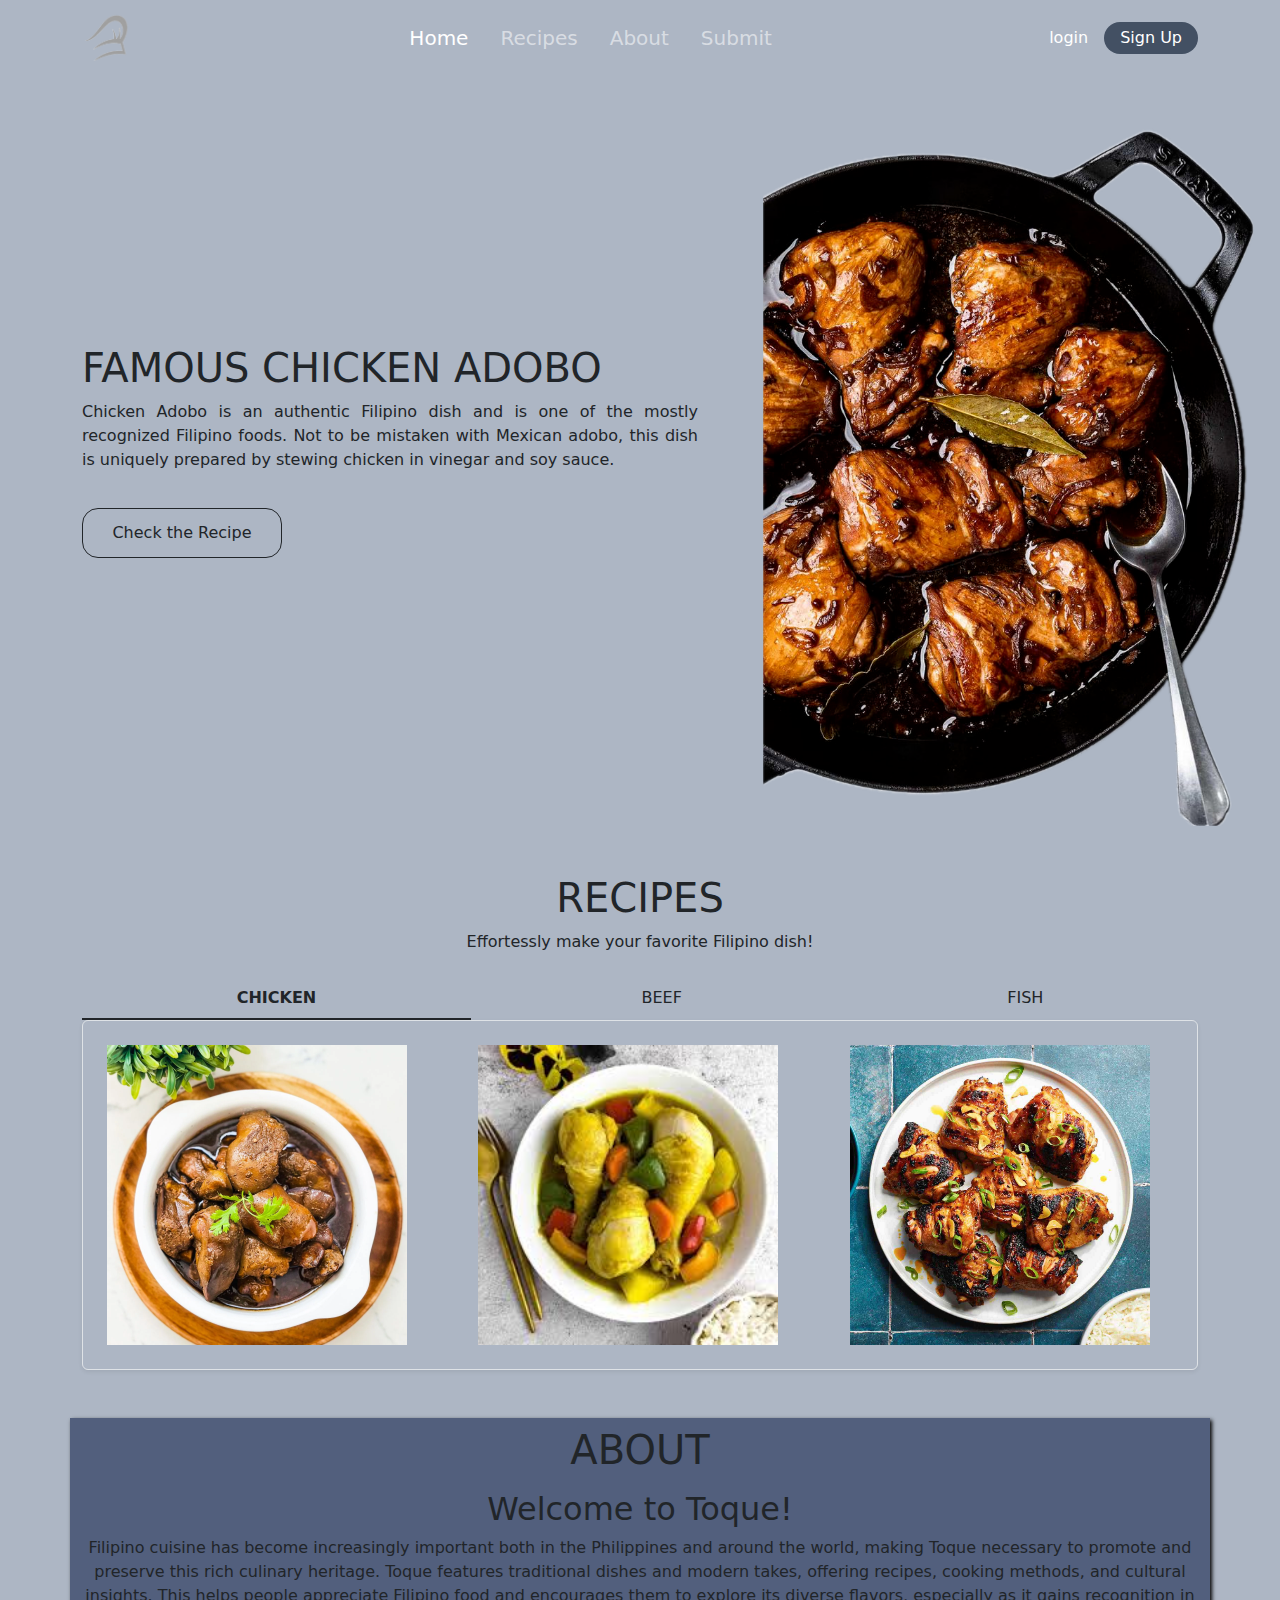
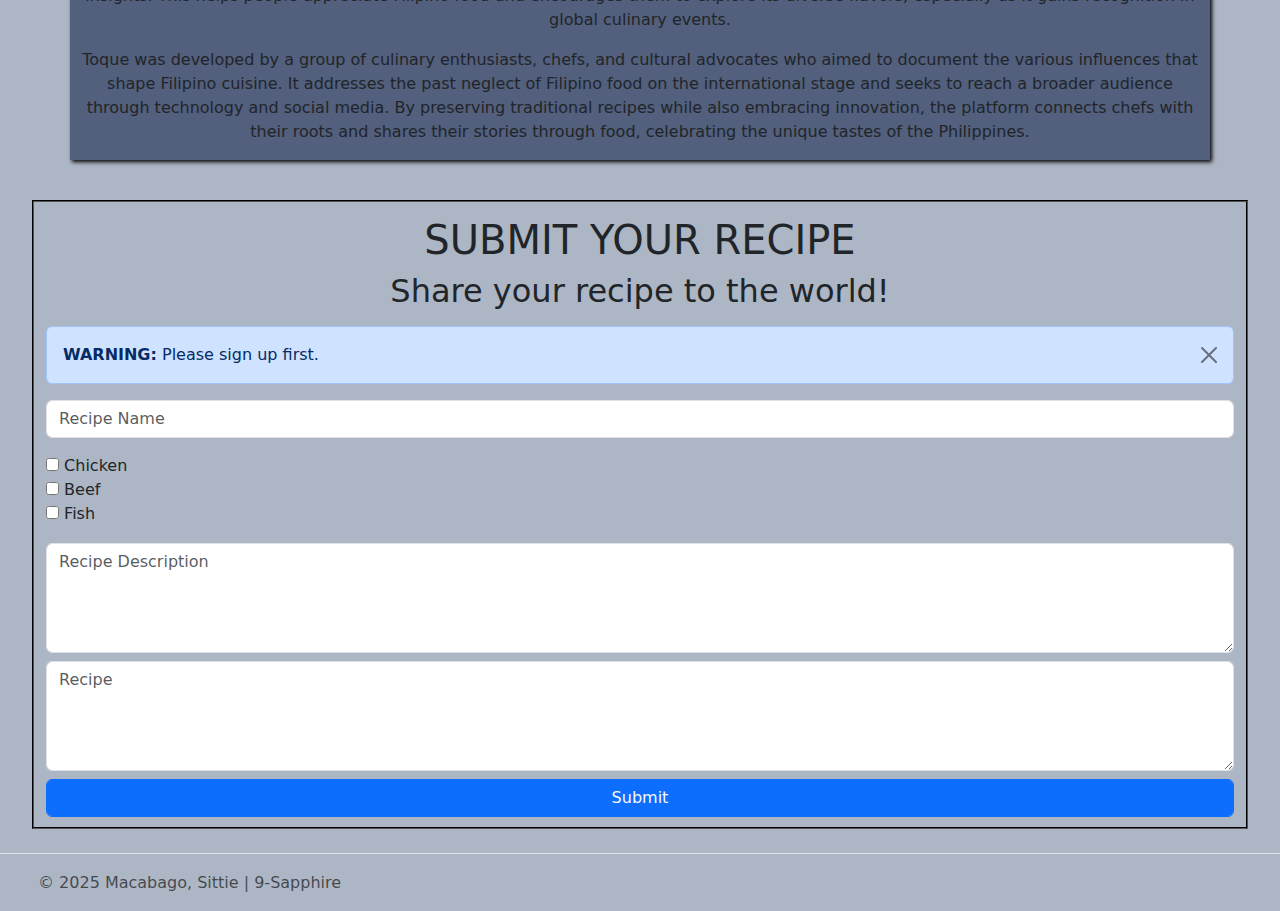
<file: index.html>
<!DOCTYPE html>
<html>
<head>
	<meta charset="utf-8">
	<meta name="viewport" content="width=device-width, initial-scale=1">
	<link href="https://cdn.jsdelivr.net/npm/bootstrap@5.3.3/dist/css/bootstrap.min.css" rel="stylesheet" integrity="sha384-QWTKZyjpPEjISv5WaRU9OFeRpok6YctnYmDr5pNlyT2bRjXh0JMhjY6hW+ALEwIH" crossorigin="anonymous">
	<script src="https://cdn.jsdelivr.net/npm/bootstrap@5.3.3/dist/js/bootstrap.bundle.min.js" integrity="sha384-YvpcrYf0tY3lHB60NNkmXc5s9fDVZLESaAA55NDzOxhy9GkcIdslK1eN7N6jIeHz" crossorigin="anonymous"></script>
	<link rel="stylesheet" type="text/css" href="style.css">
	<title>TOQUE</title>
</head>
<body class="vh-100">

 <!-- navbar -->
 <nav class="navbar navbar-expand-lg navbar-dark bg-transparent">
  <div class="container">
  	<!-- logo -->
	<a class="navbar-brand fs-4" href="#"><img src="logo.png" class="logo"></a>
	<!-- toggle btn -->
	<button class="navbar-toggler shadow-none border-0" type="button" data-bs-toggle="offcanvas" data-bs-target="#offcanvasNavbar" aria-controls="offcanvasNavbar" aria-label="Toggle navigation">

	   <span class="navbar-toggler-icon"></span>
	 </button>

	<!-- sidebar -->
    <div class="sidebar offcanvas offcanvas-start" tabindex="-1" id="offcanvasNavbar" aria-labelledby="offcanvasNavbarLabel">

    <!-- sidebar header -->
      <div class="offcanvas-header text-white border-bottom">
        <h5 class="offcanvas-title" id="offcanvasNavbarLabel">Toque</h5>
        <button type="button" class="btn-close btn-close-white shadow-none" data-bs-dismiss="offcanvas" aria-label="Close"></button>
      </div>

    <!-- sidebar body -->
      <div class="offcanvas-body d-flex flex-column flex-lg-row p-4 p-lg-0">
        <ul class="navbar-nav justify-content-center align-items-center fs-5 flex-grow-1 pe-3">
          <li class="nav-item mx-2">
            <a class="nav-link active" aria-current="page" href="#home">Home</a>
          </li>
          <li class="nav-item mx-2">
            <a class="nav-link" href="#Recipes">Recipes</a>
          </li>
          <li class="nav-item mx-2">
            <a class="nav-link" href="#About">About</a>
          </li>
          <li class="nav-item mx-2">
            <a class="nav-link" href="#Submit">Submit</a>
          </li> 
        </ul>
       <!-- login / sign up -->
        <div class="d-flex flex-column flex-lg-row justify-content-center align-items-center gap-3">
        	<a href="https://github.com/AMacabago/Q2PROJECT/signup.html" class="text-white  text-decoration-none">login</a>
        	<a href="https://github.com/AMacabago/Q2PROJECT/signup.html" class="text-white text-decoration-none px-3 py-1 rounded-4" style="background-color: #435063;">Sign Up</a>
        </div>
      </div>

    </div>
  </div>
 </nav>

<!-- home -->
<main>
	<section id="home" class="hero">
		<div class="container">
			<div class="info">
				<h1 class="">FAMOUS CHICKEN ADOBO</h1>
				<p>Chicken Adobo is an authentic Filipino dish and is one of the mostly recognized Filipino foods. Not to be mistaken with Mexican adobo, this dish is uniquely prepared by stewing chicken in vinegar and soy sauce.</p>
				<a href="https://amacabago.github.io/Q2PROJECT/adobo.html"><button class="btn btn-outline-dark rounded-4">Check the Recipe</button></a>
			</div>
		</div>
	</section>


<!-- food menu -->
<main>
	<h1 class="text-center pt-5" id="Recipes">RECIPES</h1>
	<div class="text-center pb-3">Effortessly make your favorite Filipino dish!</div>

	<!-- tabs -->
	<div class="container mt-2">
		<ul class="nav nav-underline nav-fill">
		  <li class="nav-item"> <a class="nav-link active text-body" data-bs-toggle="tab" aria-current="page" href="#Breakfast">CHICKEN</a> </li>
		  <li class="nav-item"> <a class="nav-link text-body" data-bs-toggle="tab" href="#Lunch">BEEF</a> </li>
		  <li class="nav-item"><a class="nav-link text-body" data-bs-toggle="tab" href="#Dinner">FISH</a></li>
		</ul>
		<!-- tab content -->
		<div class="tab-content">

			<!-- tab content 1 -->
			<div class="tab-pane active" id="Breakfast">
				<div class="row border g-0 rounded shadow-sm">

					<div class="col-lg-4 col-sm-6 p-4">
					<a href="https://github.com/AMacabago/Q2PROJECT/adobo.html"> <div class="thumbnail">
							<div class="img-container">
								<img src="adobo1.png" class="bf">
								<div class="overlay">
									<div class="centered text-dark">Famous Chicken Adobo</div>
								</div>
							</div>
						</div>
					</a>
					</div>

					<div class="col-lg-4 col-sm-6 p-4">
						<a href="https://github.com/AMacabago/Q2PROJECT/chickencurry.html"><div class="thumbnail">
							<div class="img-container">
								<img src="chickencurry.png" class="bf">
								<div class="overlay">
									<div class="centered text-dark">Filipino-style Chicken Curry</div>
								</div>
							</div>
						</a></div>
					</div>

					<div class="col-lg-4 col-sm-6 p-4">
						<a href="https://github.com/AMacabago/Q2PROJECT/inihaw.html"><div class="thumbnail">
							<div class="img-container">
								<img src="inihaw.png" class="bf">
								<div class="overlay">
									<div class="centered text-dark">Chicken Barbecue</div>
								</div>
							</div>
						</a></div>
					</div>

				</div>
			</div>

			<!-- tab content 2 -->
			<div class="tab-pane" id="Lunch">
				<div class="row border g-0 rounded shadow-sm">
					
					<div class="col-lg-4 col-sm-6 p-4">
						<a href="https://github.com/AMacabago/Q2PROJECT/beefcs.html">
						<div class="thumbnail">
							<div class="img-container">
								<img src="beefcs.png" class="bf">
								<div class="overlay">
									<div class="centered text-dark">Beef Chop Suey</div>
								</div>
							</div>
						</div>
					</a>
					</div>

					<div class="col-lg-4 col-sm-6 p-4">
						<a href="https://github.com/AMacabago/Q2PROJECT/beefm.html">
						<div class="thumbnail">
							<div class="img-container">
								<img src="beefm.png" class="bf">
								<div class="overlay">
									<div class="centered text-dark">Beef Mechado</div>
								</div>
							</div>
						</a> </div>
					</div>

					<div class="col-lg-4 col-sm-6 p-4">
						<a href="https://github.com/AMacabago/Q2PROJECT/beefp.html">
						<div class="thumbnail">
							<div class="img-container">
								<img src="beefp.png" class="bf">
								<div class="overlay">
									<div class="centered text-dark">Filipino-Style Picadillo</div>
								</div>
							</div>
						</a></div>
					</div>

					
				</div>
			</div>

			<!-- tab content 3 -->
			<div class="tab-pane" id="Dinner">
				<div class="row border g-0 rounded shadow-sm">
					
					<div class="col-lg-4 col-sm-6 p-4">
						<a href="https://github.com/AMacabago/Q2PROJECT/sisig.html">
						<div class="thumbnail">
							<div class="img-container">
								<img src="sisig.png" class="bf">
								<div class="overlay">
									<div class="centered text-dark">Bangus Sisig</div>
								</div>
							</div>
						</div>
					</a>
					</div>

					<div class="col-lg-4 col-sm-6 p-4">
						<a href="https://github.com/AMacabago/Q2PROJECT/sarciado.html">
						<div class="thumbnail">
							<div class="img-container">
								<img src="sarciado.png" class="bf">
								<div class="overlay">
									<div class="centered text-dark">Sarciado</div>
								</div>
							</div>
						</div>
					</a>
					</div>

					<div class="col-lg-4 col-sm-6 p-4">
						<a href="https://github.com/AMacabago/Q2PROJECT/escabeche.html">
						<div class="thumbnail">
							<div class="img-container">
								<img src="escabeche.png" class="bf">
								<div class="overlay">
									<div class="centered text-dark">Escabeche</div>
								</div>
							</div>
						</div>
						</a>
					</div>

				</div>
			</div>

		</div>
	</div>
</main>

<!-- About -->
<div class="about-page container" id="About">
	<h1 class="text-center mt-5 pt-2 pb-2">ABOUT</h1>
	<h2 class="text-center">Welcome to Toque!</h2>
	<div class="text-center justify-content-center"> Filipino cuisine has become increasingly important both in the Philippines and around the world, making Toque necessary to promote and preserve this rich culinary heritage. Toque features traditional dishes and modern takes, offering recipes, cooking methods, and cultural insights. This helps people appreciate Filipino food and encourages them to explore its diverse flavors, especially as it gains recognition in global culinary events.</div>
		<div class="text-center justify-content-center pt-3 pb-3">
	Toque was developed by a group of culinary enthusiasts, chefs, and cultural advocates who aimed to document the various influences that shape Filipino cuisine. It addresses the past neglect of Filipino food on the international stage and seeks to reach a broader audience through technology and social media. By preserving traditional recipes while also embracing innovation, the platform connects chefs with their roots and shares their stories through food, celebrating the unique tastes of the Philippines.
	</div>
</div>
<br>

<!-- submit -->
<form id="Submit">
<fieldset class="mt-3">
 
	<h1 class="text-center pt-2">SUBMIT YOUR RECIPE</h1>
	<h2 class="text-center pb-2">Share your recipe to the world!</h2>
	<div class="alert alert-primary alert-dismissible fade show"> 
      <button type="button" class="btn-close" data-bs-dismiss="alert"></button>
      <strong>WARNING:</strong>
      Please sign up first. 
  </div>
  <div class="level mb-3">
	  <input type="text" placeholder="Recipe Name" class="form-control">
	</div>
	<div>
	  <input type='checkbox'> Chicken <br>
		<input type='checkbox'> Beef <br>
		<input type='checkbox' class="mb-4"> Fish <br>
	</div>
	
	<div>
	<textarea name="w3review" rows="4" cols="50" placeholder="Recipe Description" class="form-control mb-2"></textarea>
	<textarea name="w3review" rows="4" cols="50" placeholder="Recipe" class="form-control mb-2" ></textarea></div>
	<a href="https://github.com/AMacabago/Q2PROJECT/final.html#home" class="text-light shadow-none"><button type='submit' class='btn btn-primary text-light form-control'> Submit</button></a>
</fieldset>
</form>

<!-- footer -->
<footer class="d-flex flex-wrap justify-content-between align-items-center py-3 my-4 border-top">
    <div class="col-md-4 d-flex align-items-center">
      <a href="/" class="mb-3 me-2 mb-md-0 text-body-secondary text-decoration-none lh-1">
        <svg class="bi" width="30" height="24"><use xlink:href="#bootstrap"></use></svg>
      </a>
      <span class="mb-3 mb-md-0 text-body-secondary">© 2025 Macabago, Sittie | 9-Sapphire</span>
    </div>

    <ul class="nav col-md-4 justify-content-end list-unstyled d-flex">
      <li class="ms-3"><a class="text-body-secondary" href="#"><svg class="bi" width="24" height="24"><use xlink:href="#twitter"></use></svg></a></li>
      <li class="ms-3"><a class="text-body-secondary" href="#"><svg class="bi" width="24" height="24"><use xlink:href="#instagram"></use></svg></a></li>
      <li class="ms-3"><a class="text-body-secondary" href="#"><svg class="bi" width="24" height="24"><use xlink:href="#facebook"></use></svg></a></li>
    </ul>
  </footer>

</body>
</html>
</file>
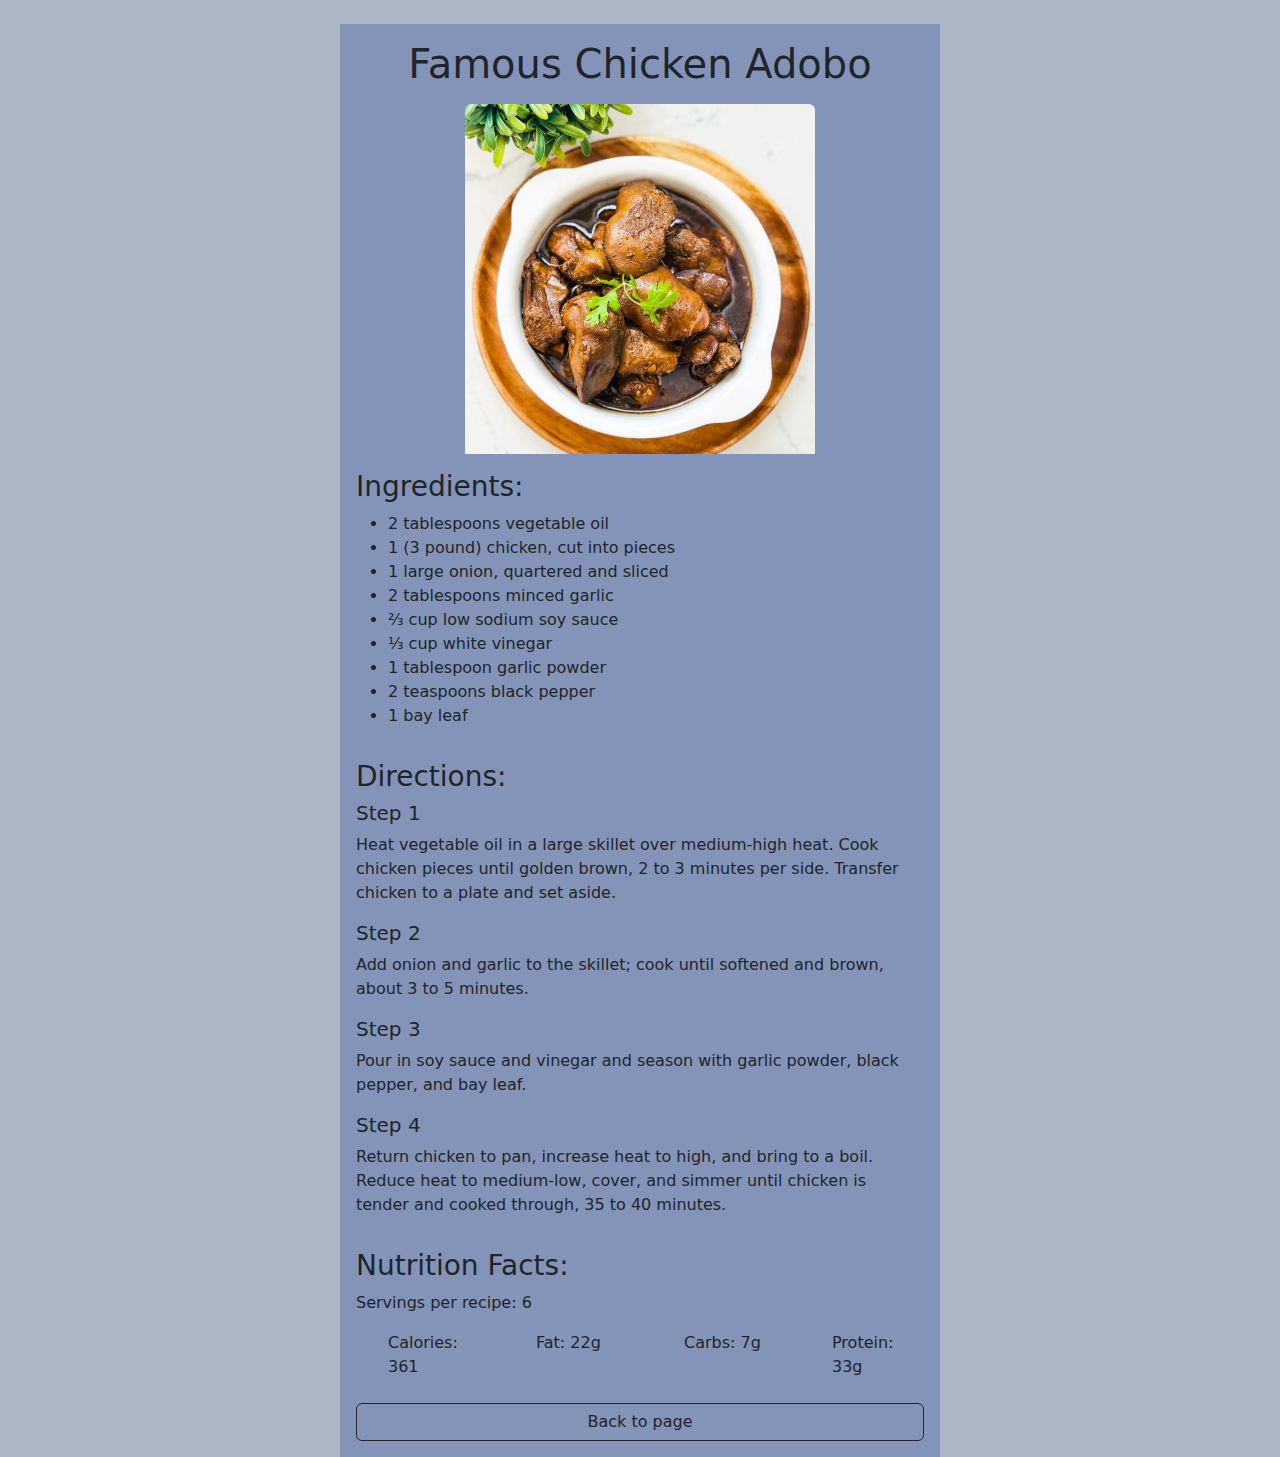
<file: adobo.html>
<!DOCTYPE html>
<html>
<head>
	<meta charset="utf-8">
	<meta name="viewport" content="width=device-width, initial-scale=1">
	<link href="https://cdn.jsdelivr.net/npm/bootstrap@5.3.3/dist/css/bootstrap.min.css" rel="stylesheet" integrity="sha384-QWTKZyjpPEjISv5WaRU9OFeRpok6YctnYmDr5pNlyT2bRjXh0JMhjY6hW+ALEwIH" crossorigin="anonymous">
    <script src="https://cdn.jsdelivr.net/npm/bootstrap@5.3.3/dist/js/bootstrap.bundle.min.js" integrity="sha384-YvpcrYf0tY3lHB60NNkmXc5s9fDVZLESaAA55NDzOxhy9GkcIdslK1eN7N6jIeHz" crossorigin="anonymous"></script>
	<title>Famous Chicken Adobo Recipe</title>
	<style>
		body {
			background-color: #adb6c4;
		}
		.container {
			background-color: #8494b8;
			width: 600px;
			height: auto;
		}

		img {
			width: 350px;
		}

		.nf {
			list-style-type: none;
		}
	</style>
</head>
<body class="text-dark">
	<div class="container p-3 mt-4">
		<h1 class="text-center pb-2">Famous Chicken Adobo</h1>
		<img src="adobo1.png" class="img-fluid rounded mx-auto d-block pb-3">
		<h3>Ingredients:</h3>
			<ul>
				<li>2 tablespoons vegetable oil</li>
				<li>1 (3 pound) chicken, cut into pieces</li>
				<li>1 large onion, quartered and sliced</li>
				<li>2 tablespoons minced garlic</li>
				<li>⅔ cup low sodium soy sauce</li>
				<li>⅓ cup white vinegar</li>
				<li>1 tablespoon garlic powder</li>
				<li>2 teaspoons black pepper</li>
				<li>1 bay leaf</li>
			</ul>
		<h3 class="pt-3">Directions:</h3>
			<h5>Step 1</h4>
				<p>Heat vegetable oil in a large skillet over medium-high heat. Cook chicken pieces until golden brown, 2 to 3 minutes per side. Transfer chicken to a plate and set aside.</p>
			<h5>Step 2</h4>
				<p>Add onion and garlic to the skillet; cook until softened and brown, about 3 to 5 minutes.</p>
			<h5>Step 3</h4>
				<p>Pour in soy sauce and vinegar and season with garlic powder, black pepper, and bay leaf.</p>
			<h5>Step 4</h4>
				<p>Return chicken to pan, increase heat to high, and bring to a boil. Reduce heat to medium-low, cover, and simmer until chicken is tender and cooked through, 35 to 40 minutes.
		<h3 class="pt-3">Nutrition Facts:</h3>
			<p>Servings per recipe: 6</p>
			<div class="row">
				<div class="col">
					<ul class="nf">
						<li>Calories: 361</li>
					</ul>
				</div>
				<div class="col">
					<ul class="nf">
						<li>Fat: 22g</li>
					</ul>
				</div>
				<div class="col">
					<ul class="nf">
						<li>Carbs: 7g</li>
					</ul>
				</div>
				<div class="col pl-4">
					<ul class="nf">
						<li>Protein: 33g</li>
					</ul>
				</div>
			</div>

		<a href="https://amacabago.github.io/Q2PROJECT/?w3review=&w3review=#"><button type='submit' class='btn btn-outline-dark form-control mt-2'> Back to page</button></a>
	</div>
</body>
</html>
</file>
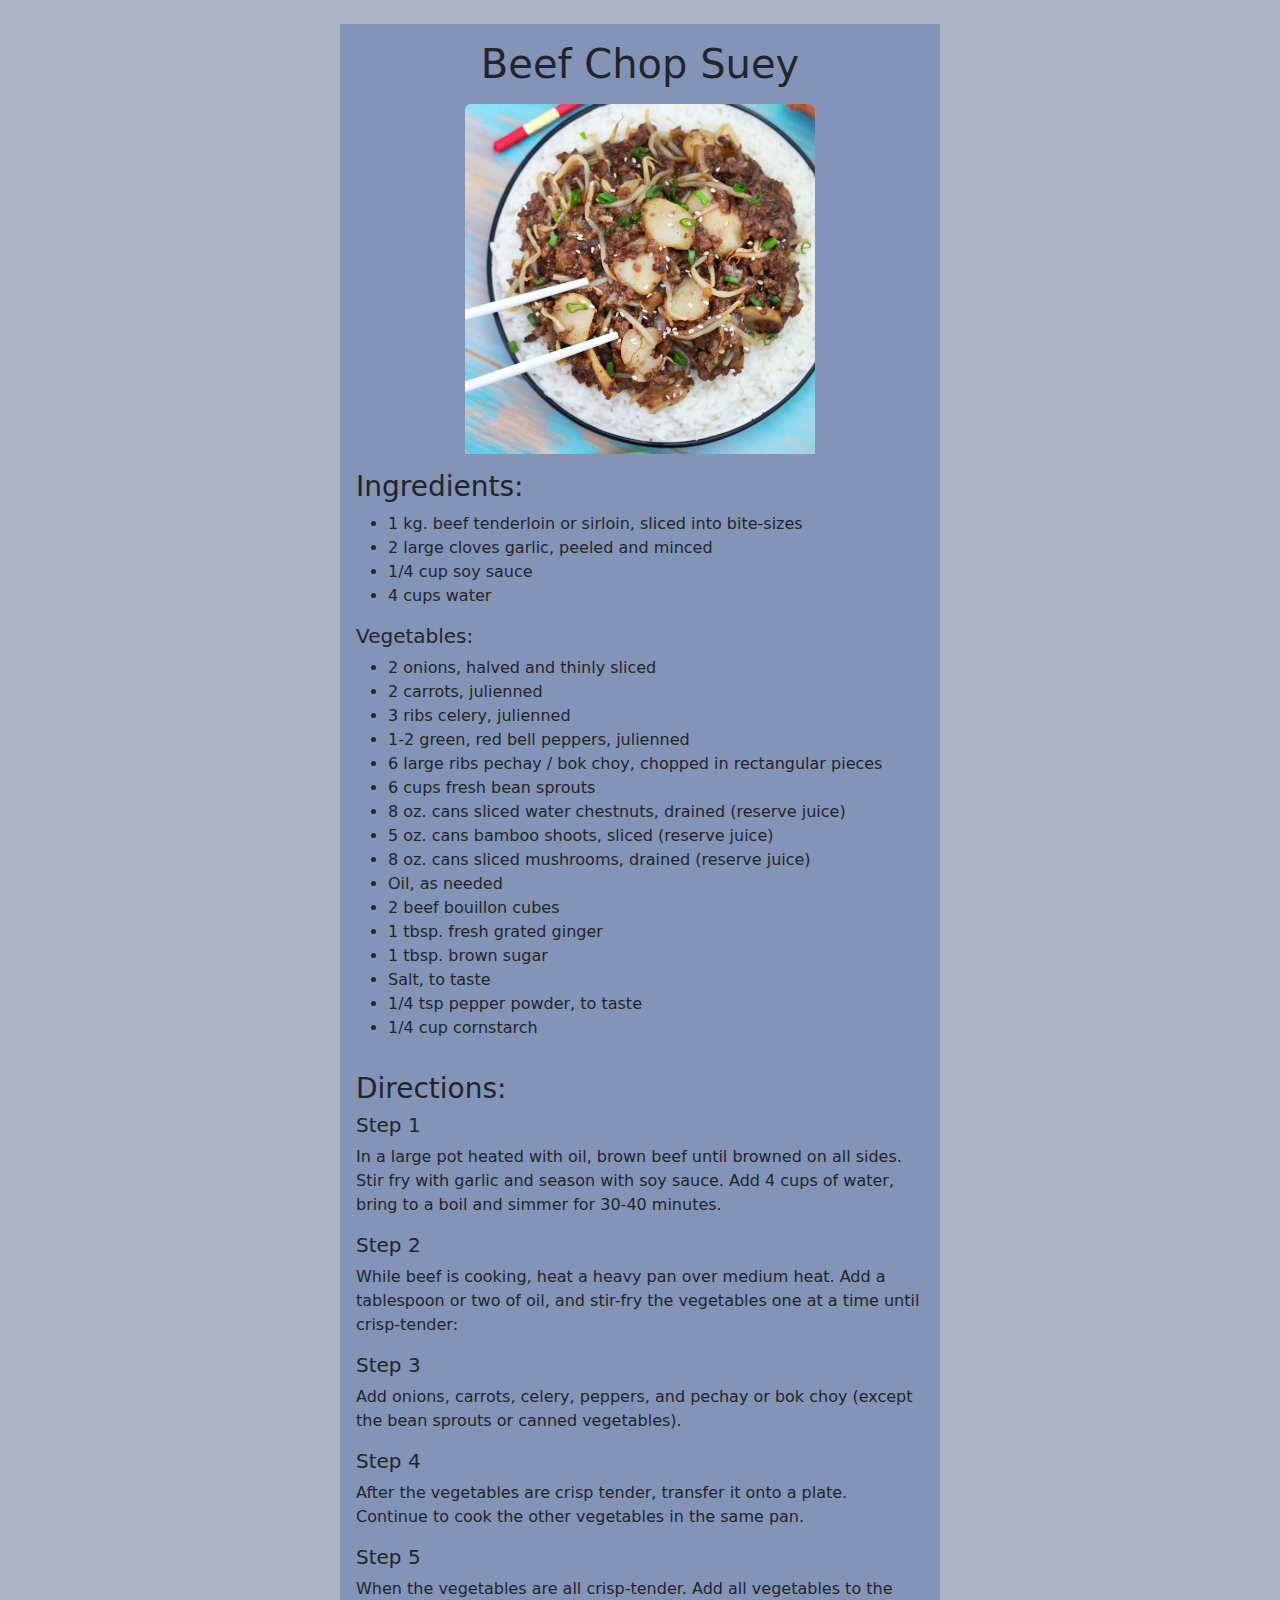
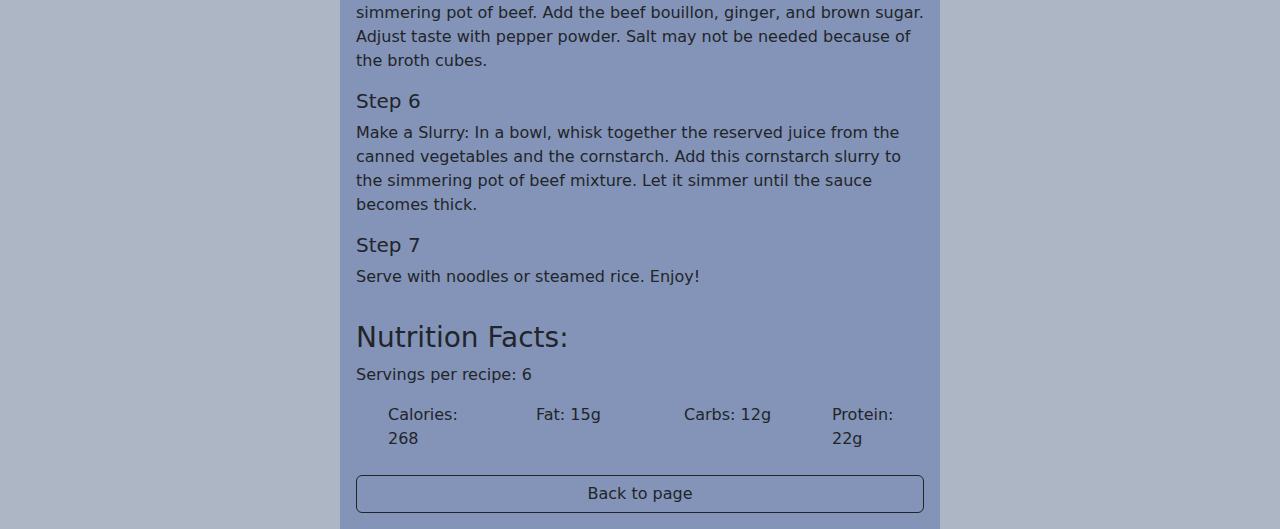
<file: beefcs.html>
<!DOCTYPE html>
<html>
<head>
	<meta charset="utf-8">
	<meta name="viewport" content="width=device-width, initial-scale=1">
	<link href="https://cdn.jsdelivr.net/npm/bootstrap@5.3.3/dist/css/bootstrap.min.css" rel="stylesheet" integrity="sha384-QWTKZyjpPEjISv5WaRU9OFeRpok6YctnYmDr5pNlyT2bRjXh0JMhjY6hW+ALEwIH" crossorigin="anonymous">
    <script src="https://cdn.jsdelivr.net/npm/bootstrap@5.3.3/dist/js/bootstrap.bundle.min.js" integrity="sha384-YvpcrYf0tY3lHB60NNkmXc5s9fDVZLESaAA55NDzOxhy9GkcIdslK1eN7N6jIeHz" crossorigin="anonymous"></script>
	<title>Beef Chop Suey Recipe</title>
	<style>
		body {
			background-color: #adb6c4;
		}
		.container {
			background-color: #8494b8;
			width: 600px;
			height: auto;
		}

		img {
			width: 350px;
		}

		.nf {
			list-style-type: none;
		}
	</style>
</head>
<body class="text-dark">
	<div class="container p-3 mt-4">
		<h1 class="text-center pb-2">Beef Chop Suey</h1>
		<img src="beefcs.png" class="img-fluid rounded mx-auto d-block pb-3">
		<h3>Ingredients:</h3>
			<ul>
				<li>1 kg. beef tenderloin or sirloin, sliced into bite-sizes</li>
				<li>2 large cloves garlic, peeled and minced</li>
				<li>1/4 cup soy sauce</li>
				<li>4 cups water</li>
			</ul>
			<h5>Vegetables:</h5>
			<ul>
				<li>2 onions, halved and thinly sliced</li>
				<li>2 carrots, julienned</li>
				<li>3 ribs celery, julienned</li>
				<li>1-2 green, red bell peppers, julienned</li>
				<li>6 large ribs pechay / bok choy, chopped in rectangular pieces</li>
				<li>6 cups fresh bean sprouts</li>
				<li>8 oz. cans sliced water chestnuts, drained (reserve juice)</li>
				<li>5 oz. cans bamboo shoots, sliced (reserve juice)</li>
				<li>8 oz. cans sliced mushrooms, drained (reserve juice)</li>
				<li>Oil, as needed</li>
				<li>2 beef bouillon cubes</li>
				<li>1 tbsp. fresh grated ginger</li>
				<li>1 tbsp. brown sugar</li>
				<li>Salt, to taste</li>
				<li>1/4 tsp pepper powder, to taste</li>
				<li>1/4 cup cornstarch</li>
			</ul>
		<h3 class="pt-3">Directions:</h3>
			<h5>Step 1</h5>
				<p>In a large pot heated with oil, brown beef until browned on all sides. Stir fry with garlic and season with soy sauce. Add 4 cups of water, bring to a boil and simmer for 30-40 minutes.</p>
			<h5>Step 2</h5>
				<p>While beef is cooking, heat a heavy pan over medium heat. Add a tablespoon or two of oil, and stir-fry the vegetables one at a time until crisp-tender: </p>
			<h5>Step 3</h5>
				<p>Add onions, carrots, celery, peppers, and pechay or bok choy (except the bean sprouts or canned vegetables). </p>
			<h5>Step 4</h5>
				<p>After the vegetables are crisp tender, transfer it onto a plate. Continue to cook the other vegetables in the same pan.</p>
			<h5>Step 5</h5>
				<p>When the vegetables are all crisp-tender. Add all vegetables to the simmering pot of beef. Add the beef bouillon, ginger, and brown sugar. Adjust taste with pepper powder. Salt may not be needed because of the broth cubes.</p>
			<h5>Step 6</h5>
				<p>Make a Slurry: In a bowl, whisk together the reserved juice from the canned vegetables and the cornstarch. Add this cornstarch slurry to the simmering pot of beef mixture. Let it simmer until the sauce becomes thick.</p>
			<h5>Step 7</h5>
				<p>Serve with noodles or steamed rice. Enjoy!</p>
		<h3 class="pt-3">Nutrition Facts:</h3>
			<p>Servings per recipe: 6</p>
			<div class="row">
				<div class="col">
					<ul class="nf">
						<li>Calories: 268</li>
					</ul>
				</div>
				<div class="col">
					<ul class="nf">
						<li>Fat: 15g</li>
					</ul>
				</div>
				<div class="col">
					<ul class="nf">
						<li>Carbs: 12g</li>
					</ul>
				</div>
				<div class="col pl-4">
					<ul class="nf">
						<li>Protein: 22g</li>
					</ul>
				</div>
			</div>

		<a href="https://amacabago.github.io/Q2PROJECT/?w3review=&w3review=#"><button type='submit' class='btn btn-outline-dark form-control mt-2'> Back to page</button></a>
	</div>
</body>
</html>
</file>
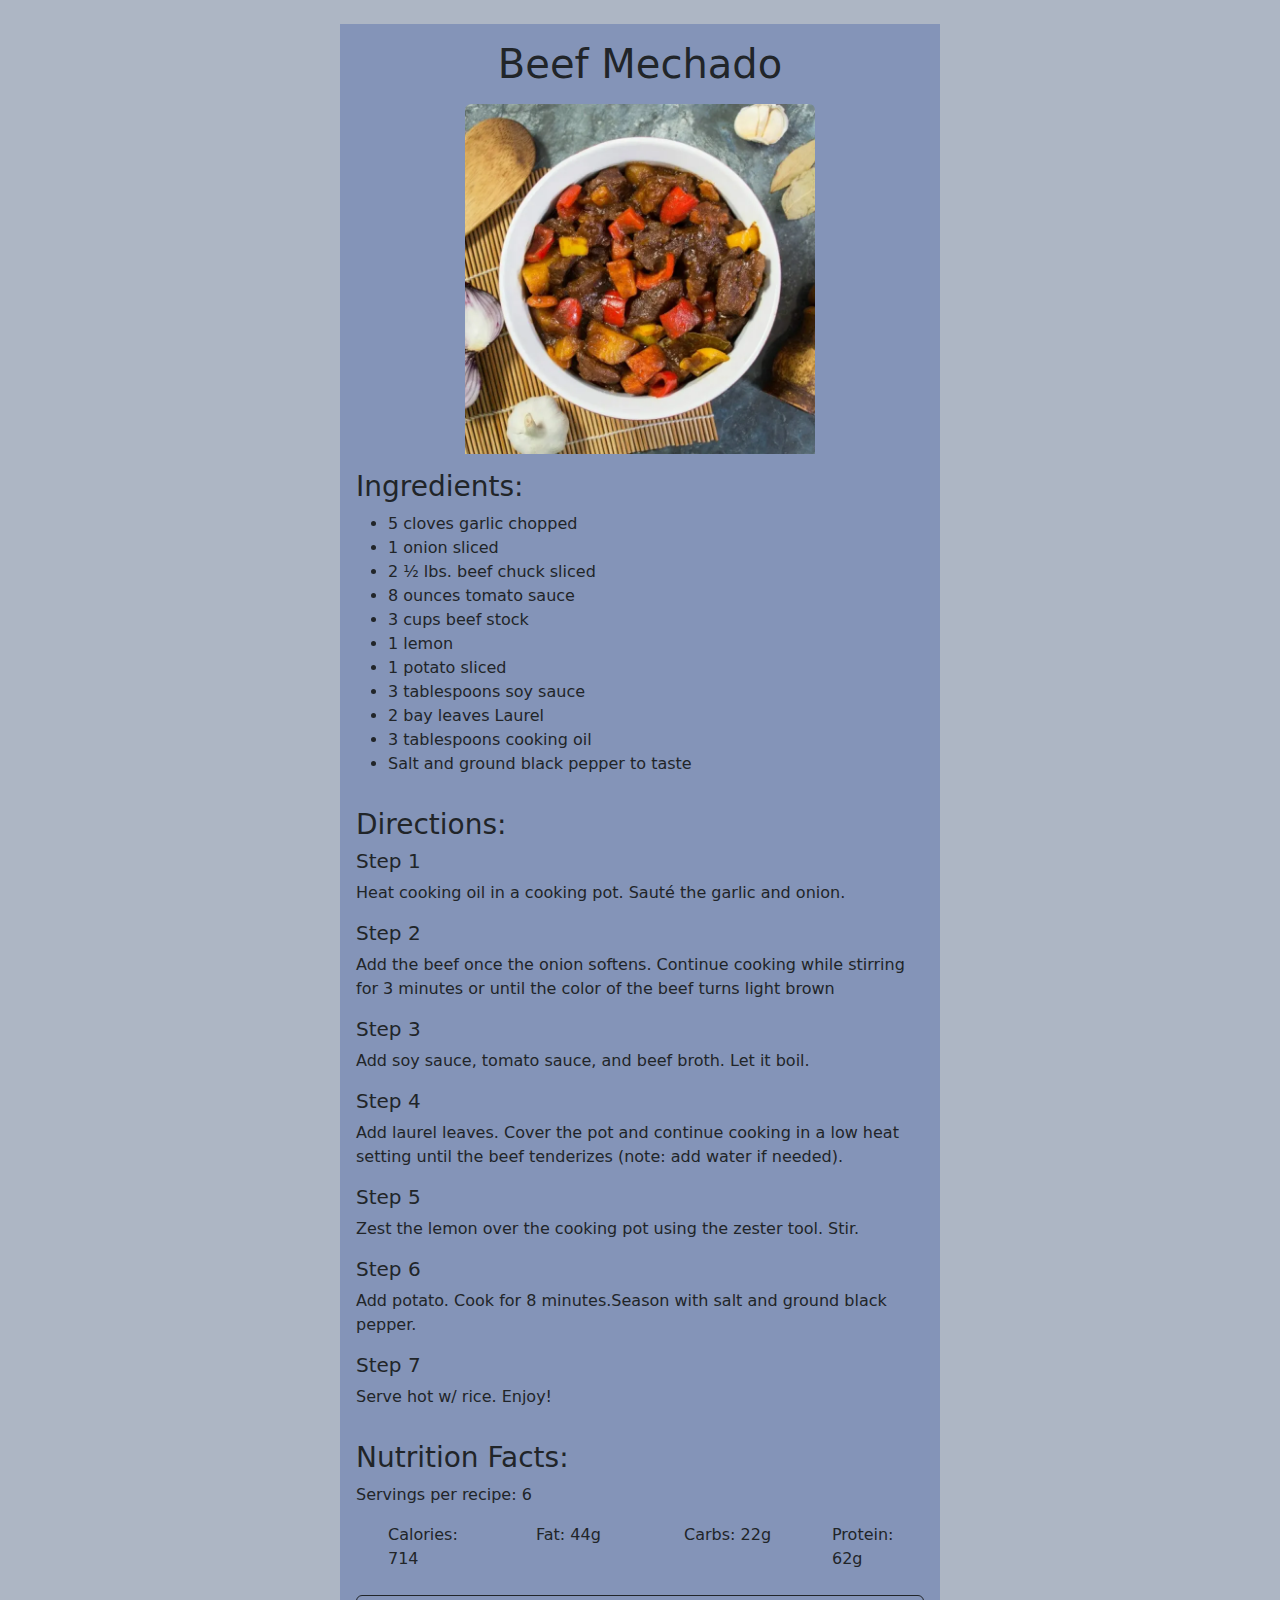
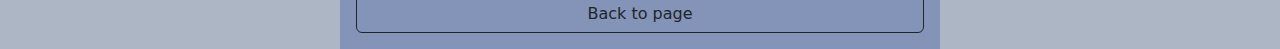
<file: beefm.html>
<!DOCTYPE html>
<html>
<head>
	<meta charset="utf-8">
	<meta name="viewport" content="width=device-width, initial-scale=1">
	<link href="https://cdn.jsdelivr.net/npm/bootstrap@5.3.3/dist/css/bootstrap.min.css" rel="stylesheet" integrity="sha384-QWTKZyjpPEjISv5WaRU9OFeRpok6YctnYmDr5pNlyT2bRjXh0JMhjY6hW+ALEwIH" crossorigin="anonymous">
    <script src="https://cdn.jsdelivr.net/npm/bootstrap@5.3.3/dist/js/bootstrap.bundle.min.js" integrity="sha384-YvpcrYf0tY3lHB60NNkmXc5s9fDVZLESaAA55NDzOxhy9GkcIdslK1eN7N6jIeHz" crossorigin="anonymous"></script>
	<title>Beef Mechado Recipe</title>
	<style>
		body {
			background-color: #adb6c4;
		}
		.container {
			background-color: #8494b8;
			width: 600px;
			height: auto;
		}

		img {
			width: 350px;
		}

		.nf {
			list-style-type: none;
		}
	</style>
</head>
<body class="text-dark">
	<div class="container p-3 mt-4">
		<h1 class="text-center pb-2">Beef Mechado</h1>
		<img src="beefm.png" class="img-fluid rounded mx-auto d-block pb-3">
		<h3>Ingredients:</h3>
			<ul>
				<li>5 cloves garlic chopped</li>
				<li>1 onion sliced</li>
				<li>2 ½ lbs. beef chuck sliced</li>
				<li>8 ounces tomato sauce</li>
				<li>3 cups beef stock</li>
				<li>1 lemon</li>
				<li>1 potato sliced</li>
				<li>3 tablespoons soy sauce</li>
				<li>2 bay leaves Laurel</li>
				<li>3 tablespoons cooking oil</li>
				<li>Salt and ground black pepper to taste</li>
			</ul>
		<h3 class="pt-3">Directions:</h3>
			<h5>Step 1</h5>
				<p>Heat cooking oil in a cooking pot. Sauté the garlic and onion.</p>
			<h5>Step 2</h5>
				<p>Add the beef once the onion softens. Continue cooking while stirring for 3 minutes or until the color of the beef turns light brown</p>
			<h5>Step 3</h5>
				<p>Add soy sauce, tomato sauce, and beef broth. Let it boil.</p>
			<h5>Step 4</h5>
				<p>Add laurel leaves. Cover the pot and continue cooking in a low heat setting until the beef tenderizes (note: add water if needed).</p>
			<h5>Step 5</h5>
				<p>Zest the lemon over the cooking pot using the zester tool. Stir.</p>
			<h5>Step 6</h5>
				<p>Add potato. Cook for 8 minutes.Season with salt and ground black pepper.</p>
			<h5>Step 7</h5>
				<p>Serve hot w/ rice. Enjoy!</p>
		<h3 class="pt-3">Nutrition Facts:</h3>
			<p>Servings per recipe: 6</p>
			<div class="row">
				<div class="col">
					<ul class="nf">
						<li>Calories: 714</li>
					</ul>
				</div>
				<div class="col">
					<ul class="nf">
						<li>Fat: 44g</li>
					</ul>
				</div>
				<div class="col">
					<ul class="nf">
						<li>Carbs: 22g</li>
					</ul>
				</div>
				<div class="col pl-4">
					<ul class="nf">
						<li>Protein: 62g</li>
					</ul>
				</div>
			</div>

		<a href="https://amacabago.github.io/Q2PROJECT/?w3review=&w3review=#"><button type='submit' class='btn btn-outline-dark form-control mt-2'> Back to page</button></a>
	</div>
</body>
</html>
</file>
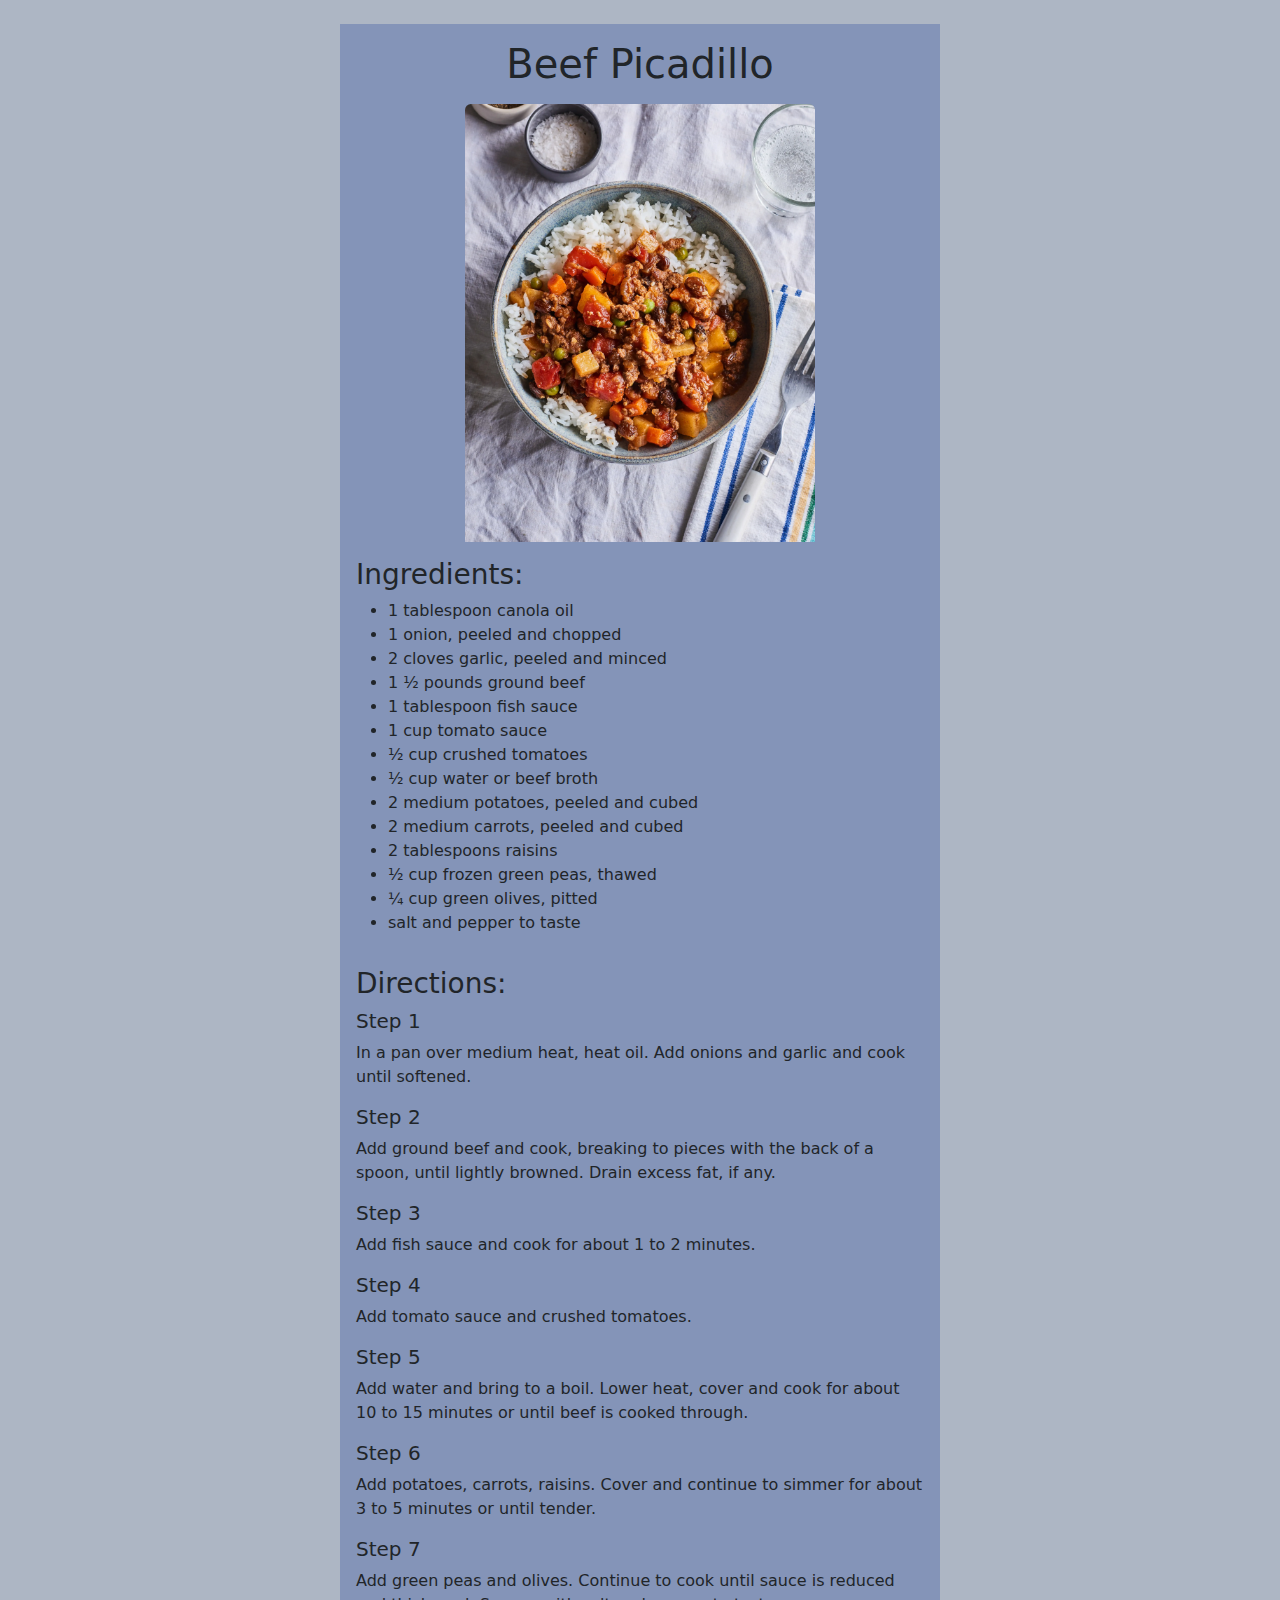
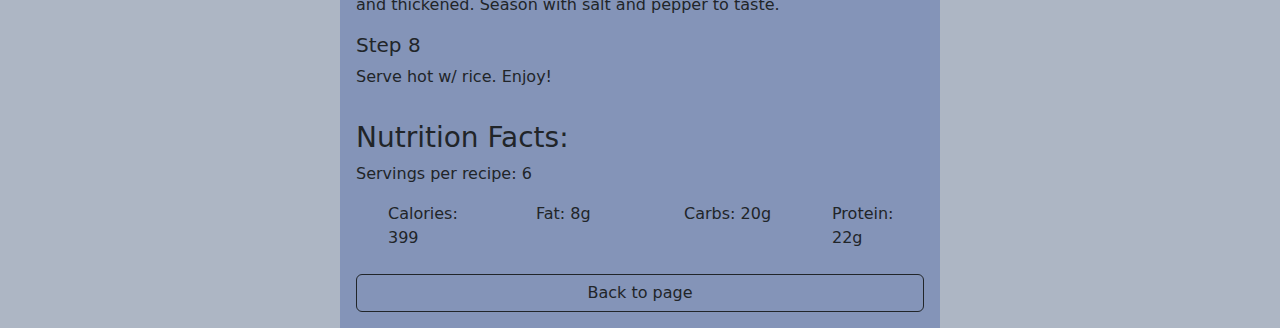
<file: beefp.html>
<!DOCTYPE html>
<html>
<head>
	<meta charset="utf-8">
	<meta name="viewport" content="width=device-width, initial-scale=1">
	<link href="https://cdn.jsdelivr.net/npm/bootstrap@5.3.3/dist/css/bootstrap.min.css" rel="stylesheet" integrity="sha384-QWTKZyjpPEjISv5WaRU9OFeRpok6YctnYmDr5pNlyT2bRjXh0JMhjY6hW+ALEwIH" crossorigin="anonymous">
    <script src="https://cdn.jsdelivr.net/npm/bootstrap@5.3.3/dist/js/bootstrap.bundle.min.js" integrity="sha384-YvpcrYf0tY3lHB60NNkmXc5s9fDVZLESaAA55NDzOxhy9GkcIdslK1eN7N6jIeHz" crossorigin="anonymous"></script>
	<title>Beef Picadillo Recipe</title>
	<style>
		body {
			background-color: #adb6c4;
		}
		.container {
			background-color: #8494b8;
			width: 600px;
			height: auto;
		}

		img {
			width: 350px;
		}

		.nf {
			list-style-type: none;
		}
	</style>
</head>
<body class="text-dark">
	<div class="container p-3 mt-4">
		<h1 class="text-center pb-2">Beef Picadillo</h1>
		<img src="beefp.png" class="img-fluid rounded mx-auto d-block pb-3">
		<h3>Ingredients:</h3>
			<ul>
				<li>1 tablespoon canola oil</li>
				<li>1 onion, peeled and chopped</li>
				<li>2 cloves garlic, peeled and minced</li>
				<li>1 ½ pounds ground beef</li>
				<li>1 tablespoon fish sauce</li>
				<li>1 cup tomato sauce</li>
				<li>½ cup crushed tomatoes</li>
				<li>½ cup water or beef broth</li>
				<li>2 medium potatoes, peeled and cubed</li>
				<li>2 medium carrots, peeled and cubed</li>
				<li>2 tablespoons raisins</li>
				<li>½ cup frozen green peas, thawed</li>
				<li>¼ cup green olives, pitted</li>
				<li>salt and pepper to taste</li>
			</ul>
		<h3 class="pt-3">Directions:</h3>
			<h5>Step 1</h5>
				<p>In a pan over medium heat, heat oil. Add onions and garlic and cook until softened.</p>
			<h5>Step 2</h5>
				<p>Add ground beef and cook, breaking to pieces with the back of a spoon, until lightly browned. Drain excess fat, if any. </p>
			<h5>Step 3</h5>
				<p>Add fish sauce and cook for about 1 to 2 minutes.</p>
			<h5>Step 4</h5>
				<p>Add tomato sauce and crushed tomatoes.</p>
			<h5>Step 5</h5>
				<p>Add water and bring to a boil. Lower heat, cover and cook for about 10 to 15 minutes or until beef is cooked through. </p>
			<h5>Step 6</h5>
				<p>Add potatoes, carrots, raisins. Cover and continue to simmer for about 3 to 5 minutes or until tender. </p>
			<h5>Step 7</h5>
				<p>Add green peas and olives. Continue to cook until sauce is reduced and thickened. Season with salt and pepper to taste.</p>
			<h5>Step 8</h5>
				<p>Serve hot w/ rice. Enjoy!</p>
		<h3 class="pt-3">Nutrition Facts:</h3>
			<p>Servings per recipe: 6</p>
			<div class="row">
				<div class="col">
					<ul class="nf">
						<li>Calories: 399</li>
					</ul>
				</div>
				<div class="col">
					<ul class="nf">
						<li>Fat: 8g</li>
					</ul>
				</div>
				<div class="col">
					<ul class="nf">
						<li>Carbs: 20g</li>
					</ul>
				</div>
				<div class="col pl-4">
					<ul class="nf">
						<li>Protein: 22g</li>
					</ul>
				</div>
			</div>

		<a href="https://amacabago.github.io/Q2PROJECT/?w3review=&w3review=#"><button type='submit' class='btn btn-outline-dark form-control mt-2'> Back to page</button></a>
	</div>
</body>
</html>
</file>
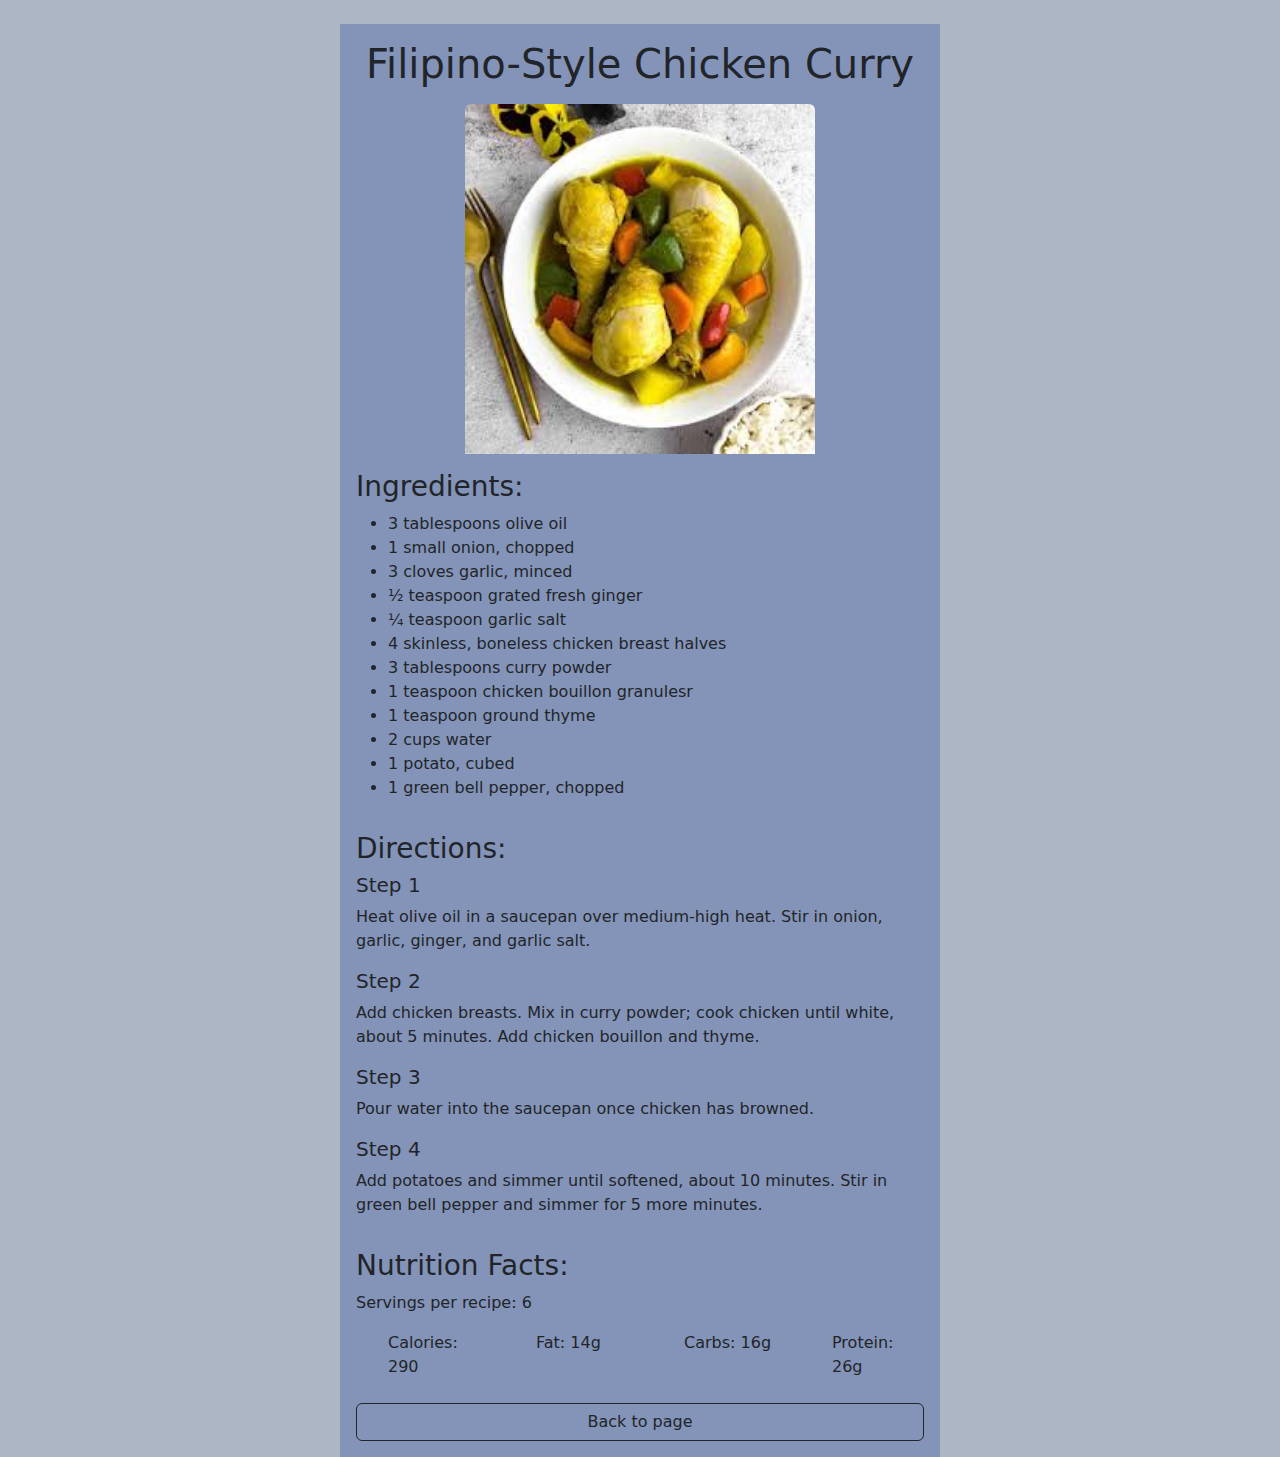
<file: chickencurry.html>
<!DOCTYPE html>
<html>
<head>
	<meta charset="utf-8">
	<meta name="viewport" content="width=device-width, initial-scale=1">
	<link href="https://cdn.jsdelivr.net/npm/bootstrap@5.3.3/dist/css/bootstrap.min.css" rel="stylesheet" integrity="sha384-QWTKZyjpPEjISv5WaRU9OFeRpok6YctnYmDr5pNlyT2bRjXh0JMhjY6hW+ALEwIH" crossorigin="anonymous">
    <script src="https://cdn.jsdelivr.net/npm/bootstrap@5.3.3/dist/js/bootstrap.bundle.min.js" integrity="sha384-YvpcrYf0tY3lHB60NNkmXc5s9fDVZLESaAA55NDzOxhy9GkcIdslK1eN7N6jIeHz" crossorigin="anonymous"></script>
	<title>Filipino-Style Chicken Curry Recipe</title>
	<style>
		body {
			background-color: #adb6c4;
		}
		.container {
			background-color: #8494b8;
			width: 600px;
			height: auto;
		}

		img {
			width: 350px;
		}

		.nf {
			list-style-type: none;
		}
	</style>
</head>
<body class="text-dark">
	<div class="container p-3 mt-4">
		<h1 class="text-center pb-2">Filipino-Style Chicken Curry</h1>
		<img src="chickencurry.png" class="img-fluid rounded mx-auto d-block pb-3">
		<h3>Ingredients:</h3>
			<ul>
				<li>3 tablespoons olive oil</li>
				<li>1 small onion, chopped</li>
				<li>3 cloves garlic, minced</li>
				<li>½ teaspoon grated fresh ginger</li>
				<li>¼ teaspoon garlic salt</li>
				<li>4 skinless, boneless chicken breast halves</li>
				<li>3 tablespoons curry powder</li>
				<li>1 teaspoon chicken bouillon granulesr</li>
				<li>1 teaspoon ground thyme</li>
				<li>2 cups water</li>
				<li>1 potato, cubed</li>
				<li>1 green bell pepper, chopped</li>
			</ul>
		<h3 class="pt-3">Directions:</h3>
			<h5>Step 1</h4>
				<p>Heat olive oil in a saucepan over medium-high heat. Stir in onion, garlic, ginger, and garlic salt.</p>
			<h5>Step 2</h4>
				<p> Add chicken breasts. Mix in curry powder; cook chicken until white, about 5 minutes. Add chicken bouillon and thyme.</p>
			<h5>Step 3</h4>
				<p>Pour water into the saucepan once chicken has browned. </p>
			<h5>Step 4</h4>
				<p>Add potatoes and simmer until softened, about 10 minutes. Stir in green bell pepper and simmer for 5 more minutes.
		<h3 class="pt-3">Nutrition Facts:</h3>
			<p>Servings per recipe: 6</p>
			<div class="row">
				<div class="col">
					<ul class="nf">
						<li>Calories: 290</li>
					</ul>
				</div>
				<div class="col">
					<ul class="nf">
						<li>Fat: 14g</li>
					</ul>
				</div>
				<div class="col">
					<ul class="nf">
						<li>Carbs: 16g</li>
					</ul>
				</div>
				<div class="col pl-4">
					<ul class="nf">
						<li>Protein: 26g</li>
					</ul>
				</div>
			</div>

		<a href="https://amacabago.github.io/Q2PROJECT/?w3review=&w3review=#"><button type='submit' class='btn btn-outline-dark form-control mt-2'> Back to page</button></a>
	</div>
</body>
</html>
</file>
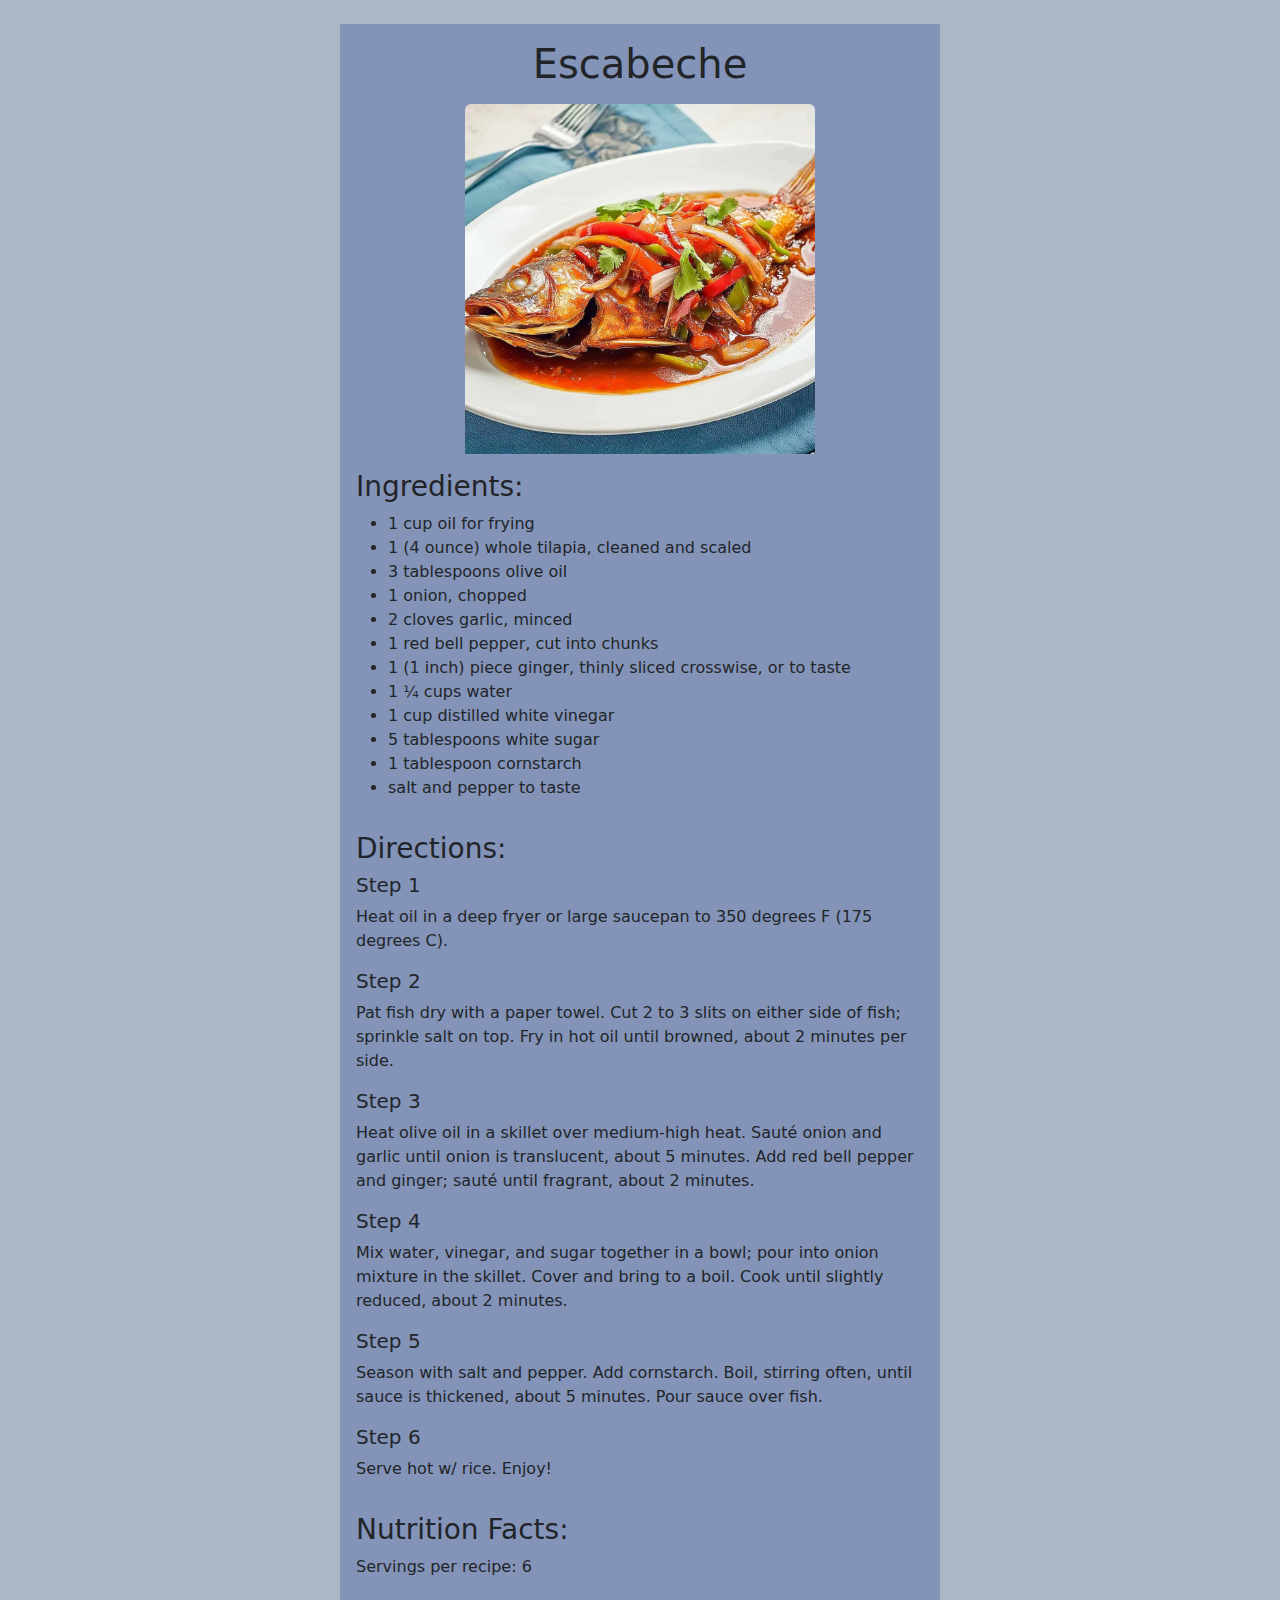
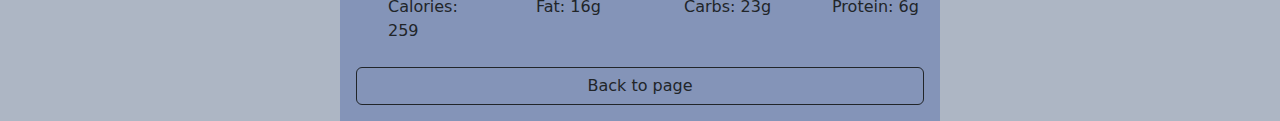
<file: escabeche.html>
<!DOCTYPE html>
<html>
<head>
	<meta charset="utf-8">
	<meta name="viewport" content="width=device-width, initial-scale=1">
	<link href="https://cdn.jsdelivr.net/npm/bootstrap@5.3.3/dist/css/bootstrap.min.css" rel="stylesheet" integrity="sha384-QWTKZyjpPEjISv5WaRU9OFeRpok6YctnYmDr5pNlyT2bRjXh0JMhjY6hW+ALEwIH" crossorigin="anonymous">
    <script src="https://cdn.jsdelivr.net/npm/bootstrap@5.3.3/dist/js/bootstrap.bundle.min.js" integrity="sha384-YvpcrYf0tY3lHB60NNkmXc5s9fDVZLESaAA55NDzOxhy9GkcIdslK1eN7N6jIeHz" crossorigin="anonymous"></script>
	<title>Escabeche Recipe</title>
	<style>
		body {
			background-color: #adb6c4;
		}
		.container {
			background-color: #8494b8;
			width: 600px;
			height: auto;
		}

		img {
			width: 350px;
		}

		.nf {
			list-style-type: none;
		}
	</style>
</head>
<body class="text-dark">
	<div class="container p-3 mt-4">
		<h1 class="text-center pb-2">Escabeche</h1>
		<img src="escabeche.png" class="img-fluid rounded mx-auto d-block pb-3">
		<h3>Ingredients:</h3>
			<ul>
				<li>1 cup oil for frying</li>
				<li>1 (4 ounce) whole tilapia, cleaned and scaled</li>
				<li>3 tablespoons olive oil</li>
				<li>1 onion, chopped</li>
				<li>2 cloves garlic, minced</li>
				<li>1 red bell pepper, cut into chunks</li>
				<li>1 (1 inch) piece ginger, thinly sliced crosswise, or to taste</li>
				<li>1 ¼ cups water</li>
				<li>1 cup distilled white vinegar</li>
				<li>5 tablespoons white sugar</li>
				<li>1 tablespoon cornstarch</li>
				<li>salt and pepper to taste</li>
			</ul>

		<h3 class="pt-3">Directions:</h3>
			<h5>Step 1</h5>
				<p>Heat oil in a deep fryer or large saucepan to 350 degrees F (175 degrees C).</p>
			<h5>Step 2</h5>
				<p>Pat fish dry with a paper towel. Cut 2 to 3 slits on either side of fish; sprinkle salt on top. Fry in hot oil until browned, about 2 minutes per side.</p>
			<h5>Step 3</h5>
				<p>Heat olive oil in a skillet over medium-high heat. Sauté onion and garlic until onion is translucent, about 5 minutes. Add red bell pepper and ginger; sauté until fragrant, about 2 minutes.</p>
			<h5>Step 4</h5>
				<p>Mix water, vinegar, and sugar together in a bowl; pour into onion mixture in the skillet. Cover and bring to a boil. Cook until slightly reduced, about 2 minutes. </p>
			<h5>Step 5</h5>
				<p>Season with salt and pepper. Add cornstarch. Boil, stirring often, until sauce is thickened, about 5 minutes. Pour sauce over fish.</p>
			<h5>Step 6</h5>
				<p>Serve hot w/ rice. Enjoy!</p>

		<h3 class="pt-3">Nutrition Facts:</h3>
			<p>Servings per recipe: 6</p>
			<div class="row">
				<div class="col">
					<ul class="nf">
						<li>Calories: 259</li>
					</ul>
				</div>
				<div class="col">
					<ul class="nf">
						<li>Fat: 16g</li>
					</ul>
				</div>
				<div class="col">
					<ul class="nf">
						<li>Carbs: 23g</li>
					</ul>
				</div>
				<div class="col pl-4">
					<ul class="nf">
						<li>Protein: 6g</li>
					</ul>
				</div>
			</div>

		<a href="https://amacabago.github.io/Q2PROJECT/?w3review=&w3review=#"><button type='submit' class='btn btn-outline-dark form-control mt-2'> Back to page</button></a>
	</div>
</body>
</html>
</file>
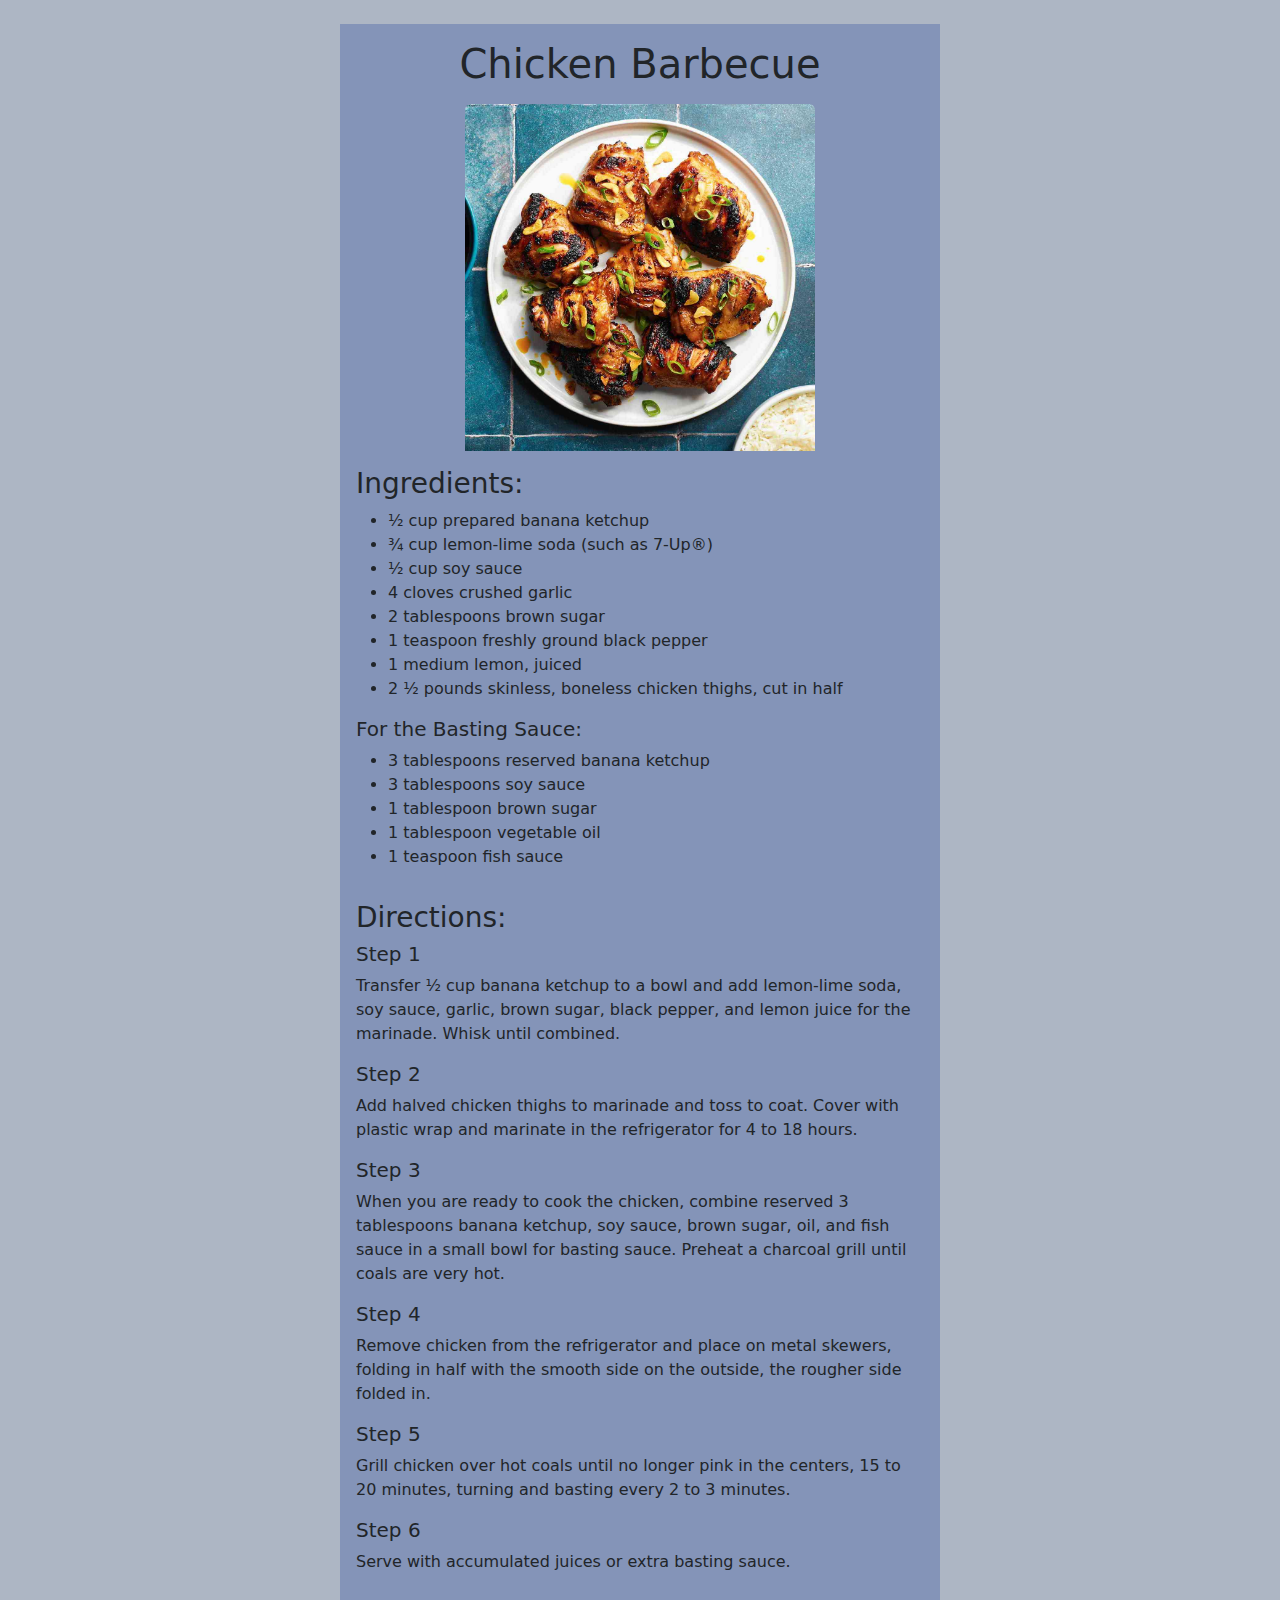
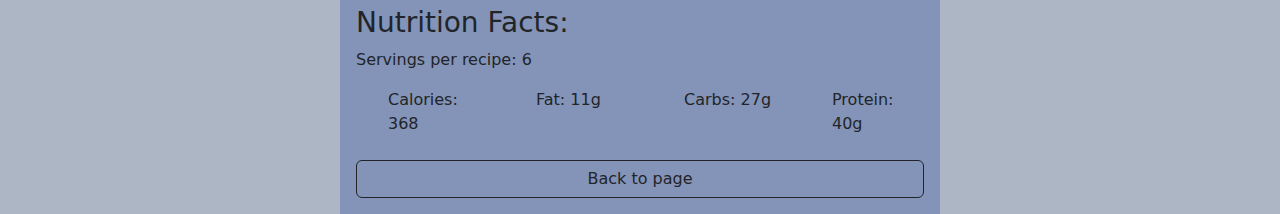
<file: inihaw.html>
<!DOCTYPE html>
<html>
<head>
	<meta charset="utf-8">
	<meta name="viewport" content="width=device-width, initial-scale=1">
	<link href="https://cdn.jsdelivr.net/npm/bootstrap@5.3.3/dist/css/bootstrap.min.css" rel="stylesheet" integrity="sha384-QWTKZyjpPEjISv5WaRU9OFeRpok6YctnYmDr5pNlyT2bRjXh0JMhjY6hW+ALEwIH" crossorigin="anonymous">
    <script src="https://cdn.jsdelivr.net/npm/bootstrap@5.3.3/dist/js/bootstrap.bundle.min.js" integrity="sha384-YvpcrYf0tY3lHB60NNkmXc5s9fDVZLESaAA55NDzOxhy9GkcIdslK1eN7N6jIeHz" crossorigin="anonymous"></script>
	<title>Chicken Barbecue Recipe</title>
	<style>
		body {
			background-color: #adb6c4;
		}
		.container {
			background-color: #8494b8;
			width: 600px;
			height: auto;
		}

		img {
			width: 350px;
		}

		.nf {
			list-style-type: none;
		}
	</style>
</head>
<body class="text-dark">
	<div class="container p-3 mt-4">
		<h1 class="text-center pb-2">Chicken Barbecue</h1>
		<img src="inihaw.png" class="img-fluid rounded mx-auto d-block pb-3">
		<h3>Ingredients:</h3>
			<ul>
				<li>½ cup prepared banana ketchup</li>
				<li>¾ cup lemon-lime soda (such as 7-Up®)</li>
				<li>½ cup soy sauce</li>
				<li>4 cloves crushed garlic</li>
				<li>2 tablespoons brown sugar</li>
				<li>1 teaspoon freshly ground black pepper</li>
				<li>1 medium lemon, juiced</li>
				<li>2 ½ pounds skinless, boneless chicken thighs, cut in half</li>
			</ul>

			<h5 class="">For the Basting Sauce:</h5>
			<ul>	
				<li>3 tablespoons reserved banana ketchup</li>
				<li>3 tablespoons soy sauce</li>
				<li>1 tablespoon brown sugar</li>
				<li>1 tablespoon vegetable oil</li>
				<li>1 teaspoon fish sauce</li>
			</ul>
		<h3 class="pt-3">Directions:</h3>
			<h5>Step 1</h4>
				<p>Transfer ½ cup banana ketchup to a bowl and add lemon-lime soda, soy sauce, garlic, brown sugar, black pepper, and lemon juice for the marinade. Whisk until combined.</p>
			<h5>Step 2</h4>
				<p> Add halved chicken thighs to marinade and toss to coat. Cover with plastic wrap and marinate in the refrigerator for 4 to 18 hours.</p>
			<h5>Step 3</h4>
				<p>When you are ready to cook the chicken, combine reserved 3 tablespoons banana ketchup, soy sauce, brown sugar, oil, and fish sauce in a small bowl for basting sauce. Preheat a charcoal grill until coals are very hot.</p>
			<h5>Step 4</h4>
				<p>Remove chicken from the refrigerator and place on metal skewers, folding in half with the smooth side on the outside, the rougher side folded in.</p>
			<h5>Step 5</h4>
				<p>Grill chicken over hot coals until no longer pink in the centers, 15 to 20 minutes, turning and basting every 2 to 3 minutes.</p>
			<h5>Step 6</h4>
				<p>Serve with accumulated juices or extra basting sauce.</p>

		<h3 class="pt-3">Nutrition Facts:</h3>
			<p>Servings per recipe: 6</p>
			<div class="row">
				<div class="col">
					<ul class="nf">
						<li>Calories: 368</li>
					</ul>
				</div>
				<div class="col">
					<ul class="nf">
						<li>Fat: 11g</li>
					</ul>
				</div>
				<div class="col">
					<ul class="nf">
						<li>Carbs: 27g</li>
					</ul>
				</div>
				<div class="col pl-4">
					<ul class="nf">
						<li>Protein: 40g</li>
					</ul>
				</div>
			</div>

		<a href="https://amacabago.github.io/Q2PROJECT/?w3review=&w3review=#"><button type='submit' class='btn btn-outline-dark form-control mt-2'> Back to page</button></a>
	</div>
</body>
</html>
</file>
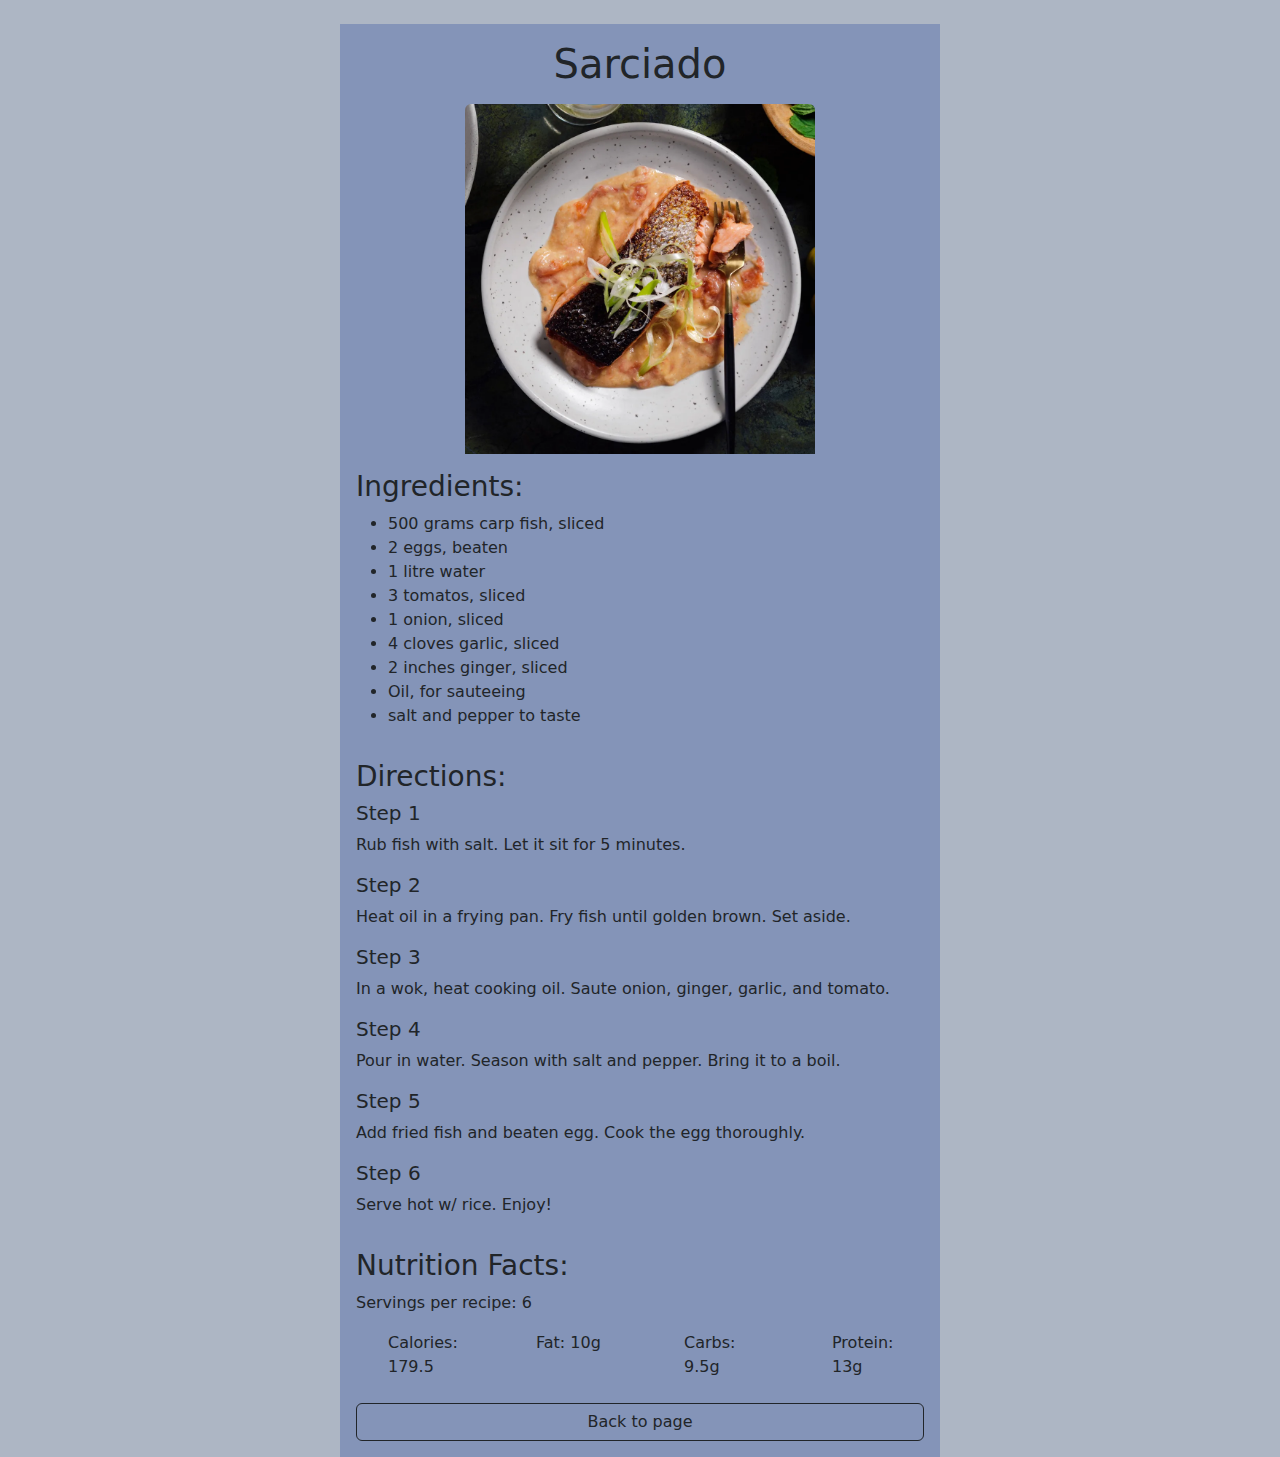
<file: sarciado.html>
<!DOCTYPE html>
<html>
<head>
	<meta charset="utf-8">
	<meta name="viewport" content="width=device-width, initial-scale=1">
	<link href="https://cdn.jsdelivr.net/npm/bootstrap@5.3.3/dist/css/bootstrap.min.css" rel="stylesheet" integrity="sha384-QWTKZyjpPEjISv5WaRU9OFeRpok6YctnYmDr5pNlyT2bRjXh0JMhjY6hW+ALEwIH" crossorigin="anonymous">
    <script src="https://cdn.jsdelivr.net/npm/bootstrap@5.3.3/dist/js/bootstrap.bundle.min.js" integrity="sha384-YvpcrYf0tY3lHB60NNkmXc5s9fDVZLESaAA55NDzOxhy9GkcIdslK1eN7N6jIeHz" crossorigin="anonymous"></script>
	<title>Sarciado Recipe</title>
	<style>
		body {
			background-color: #adb6c4;
		}
		.container {
			background-color: #8494b8;
			width: 600px;
			height: auto;
		}

		img {
			width: 350px;
		}

		.nf {
			list-style-type: none;
		}
	</style>
</head>
<body class="text-dark">
	<div class="container p-3 mt-4">
		<h1 class="text-center pb-2">Sarciado</h1>
		<img src="sarciado.png" class="img-fluid rounded mx-auto d-block pb-3">
		<h3>Ingredients:</h3>
			<ul>
				<li>500 grams carp fish, sliced</li>
				<li>2 eggs, beaten</li>
				<li>1 litre water</li>
				<li>3 tomatos, sliced</li>
				<li>1 onion, sliced</li>
				<li>4 cloves garlic, sliced</li>
				<li>2 inches ginger, sliced</li>
				<li>Oil, for sauteeing</li>
				<li>salt and pepper to taste</li>
			</ul>

		<h3 class="pt-3">Directions:</h3>
			<h5>Step 1</h5>
				<p>Rub fish with salt. Let it sit for 5 minutes.</p>
			<h5>Step 2</h5>
				<p>Heat oil in a frying pan. Fry fish until golden brown. Set aside.</p>
			<h5>Step 3</h5>
				<p>In a wok, heat cooking oil. Saute onion, ginger, garlic, and tomato.</p>
			<h5>Step 4</h5>
				<p>Pour in water. Season with salt and pepper. Bring it to a boil.</p>
			<h5>Step 5</h5>
				<p>Add fried fish and beaten egg. Cook the egg thoroughly.</p>
			<h5>Step 6</h5>
				<p>Serve hot w/ rice. Enjoy!</p>

		<h3 class="pt-3">Nutrition Facts:</h3>
			<p>Servings per recipe: 6</p>
			<div class="row">
				<div class="col">
					<ul class="nf">
						<li>Calories: 179.5</li>
					</ul>
				</div>
				<div class="col">
					<ul class="nf">
						<li>Fat: 10g</li>
					</ul>
				</div>
				<div class="col">
					<ul class="nf">
						<li>Carbs: 9.5g</li>
					</ul>
				</div>
				<div class="col pl-4">
					<ul class="nf">
						<li>Protein: 13g</li>
					</ul>
				</div>
			</div>

		<a href="https://amacabago.github.io/Q2PROJECT/?w3review=&w3review=#"><button type='submit' class='btn btn-outline-dark form-control mt-2'> Back to page</button></a>
	</div>
</body>
</html>
</file>
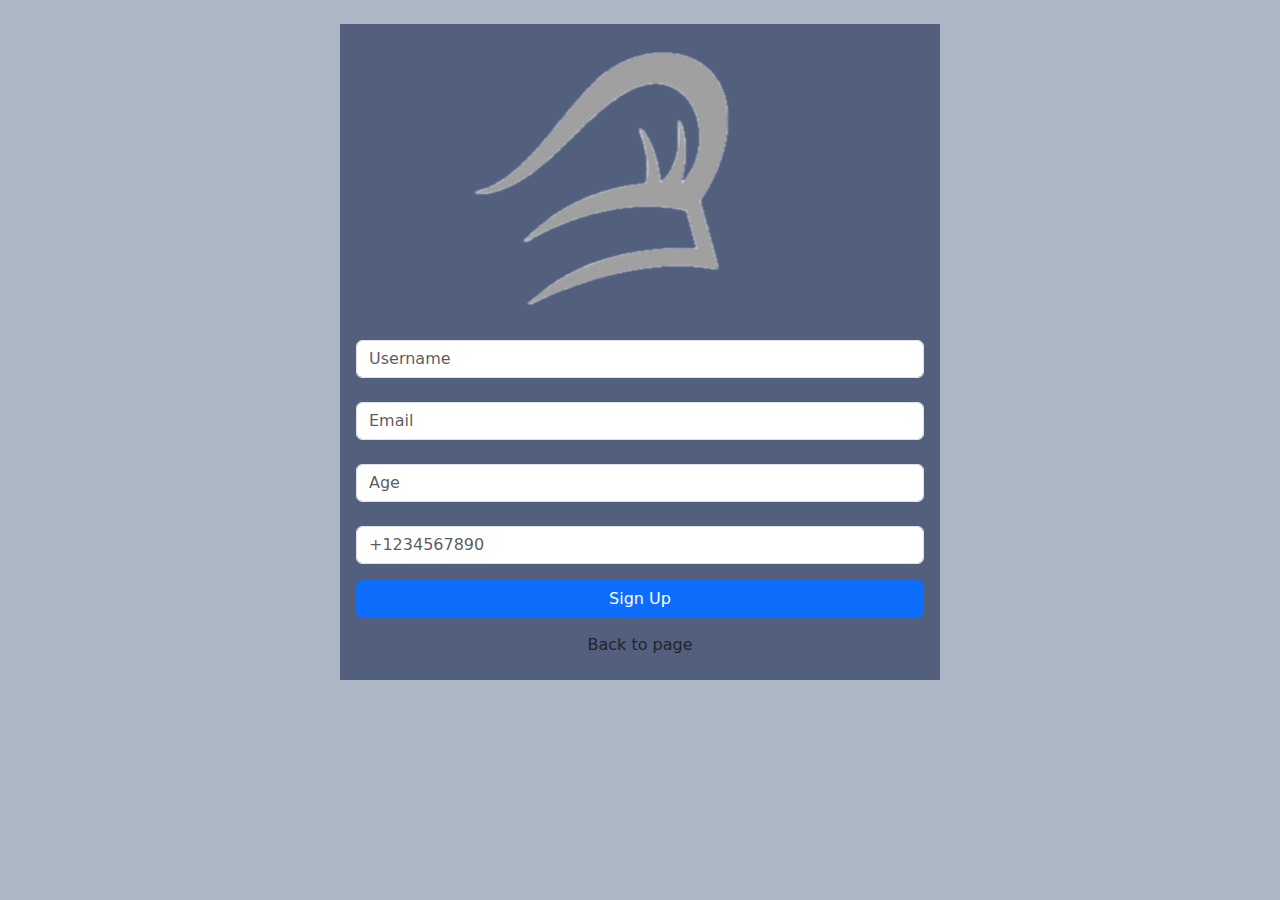
<file: signup.html>
<!DOCTYPE html>
<html>
<head>
	<meta charset="utf-8">
	<meta name="viewport" content="width=device-width, initial-scale=1">
	<link href="https://cdn.jsdelivr.net/npm/bootstrap@5.3.3/dist/css/bootstrap.min.css" rel="stylesheet" integrity="sha384-QWTKZyjpPEjISv5WaRU9OFeRpok6YctnYmDr5pNlyT2bRjXh0JMhjY6hW+ALEwIH" crossorigin="anonymous">
    <script src="https://cdn.jsdelivr.net/npm/bootstrap@5.3.3/dist/js/bootstrap.bundle.min.js" integrity="sha384-YvpcrYf0tY3lHB60NNkmXc5s9fDVZLESaAA55NDzOxhy9GkcIdslK1eN7N6jIeHz" crossorigin="anonymous"></script>
	<title>Sign up</title>
	<style>
		body {
			background-color: #adb6c4;
		}
		.container {
			background-color: #525f7d;
			width: 600px;
			height: auto;
	
		.logo {
			width: 300px;
			height: 300px;
			margin-left: 100px;

		}
		
	</style>

</head>
<body>
	<div class="container p-3 mt-4">
		<div class="g-3">
		<img src="logo.png" class="logo pb-4">          
	        <div class="col"> 
	            <label for="inputUsername" class="visually-hidden">Username</label>
	            <input type="text" class="user form-control" id="inputUsername" placeholder="Username" required>
	        </div>
	        <br>
	        <div class="col"> 
	            <label for="inputEmail" class="visually-hidden">Email</label>
	            <input type="email" class="form-control" id="inputEmail" placeholder="Email" required>
	        </div>
	        <br>
	        <div class="col">
	            <label for="inputAge" class="visually-hidden">Age</label>
	            <input type="number" class="form-control" id="inputAge" placeholder="Age" required>
	        </div>
	        <br>
	        <div class="col">
	            <label for="inputPhoneNumber" class="visually-hidden">Phone Number</label>
	            <input type="tel" class="form-control" id="inputPhoneNumber" placeholder="+1234567890">
	        </div>
	     </div>

	     <div class='level mt-2'>
        <a href="https://amacabago.github.io/Q2PROJECT/?w3review=&w3review=#Submit" class='btn btn-primary form-control mt-2'> Sign Up</button></a>

        <div class="text-center">
	        <a href="https://amacabago.github.io/Q2PROJECT/?w3review=&w3review=#home"><button type='submit' class='btn mt-2'> Back to page</button></a>
		</div>
    </div> 
     </div>



</body>
</html>
</file>
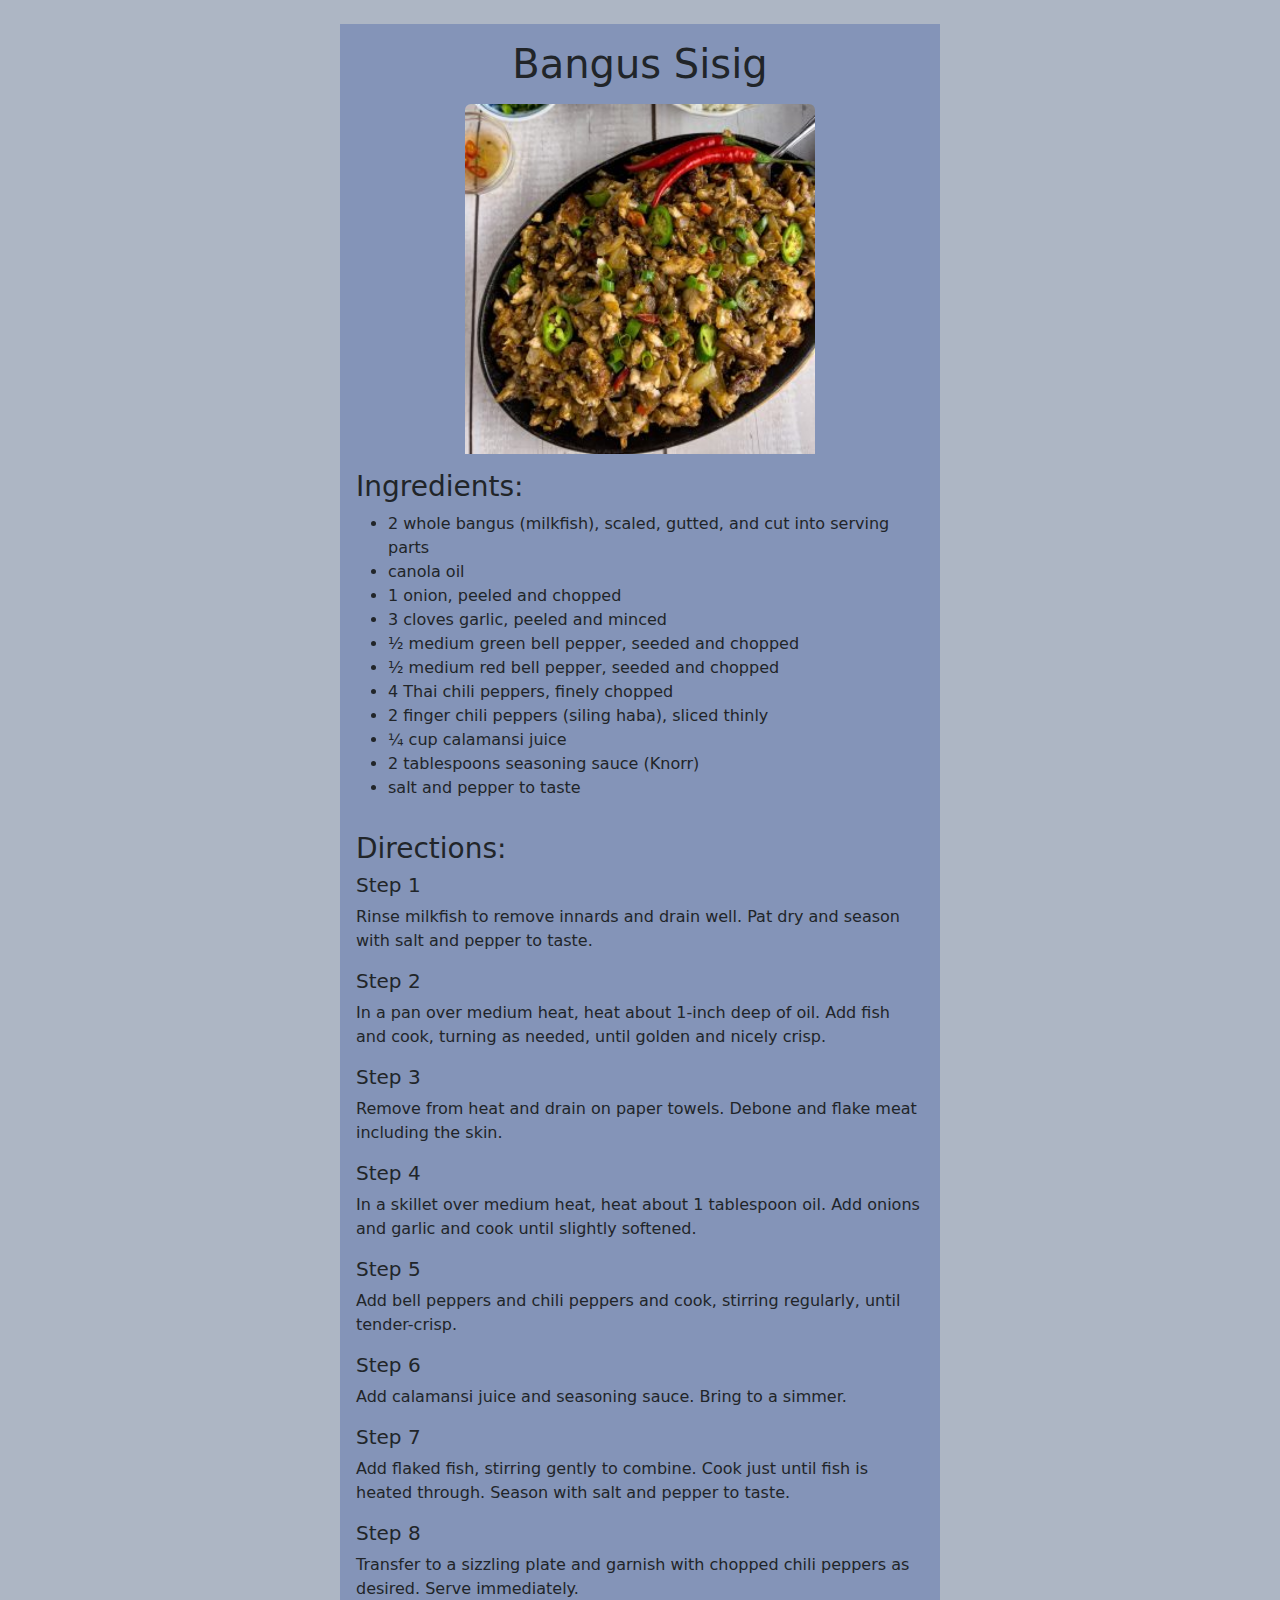
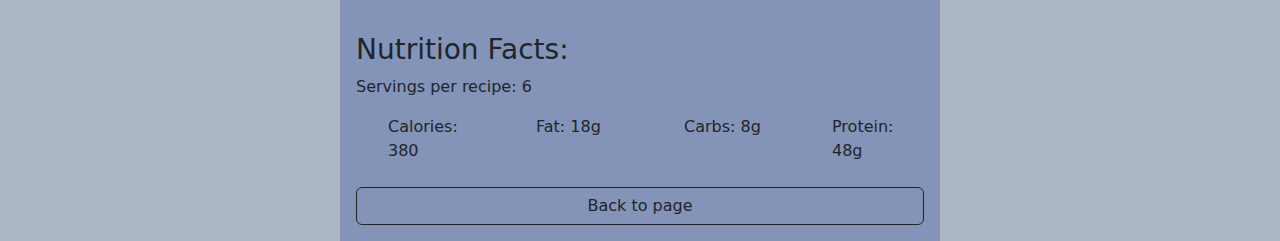
<file: sisig.html>
<!DOCTYPE html>
<html>
<head>
	<meta charset="utf-8">
	<meta name="viewport" content="width=device-width, initial-scale=1">
	<link href="https://cdn.jsdelivr.net/npm/bootstrap@5.3.3/dist/css/bootstrap.min.css" rel="stylesheet" integrity="sha384-QWTKZyjpPEjISv5WaRU9OFeRpok6YctnYmDr5pNlyT2bRjXh0JMhjY6hW+ALEwIH" crossorigin="anonymous">
    <script src="https://cdn.jsdelivr.net/npm/bootstrap@5.3.3/dist/js/bootstrap.bundle.min.js" integrity="sha384-YvpcrYf0tY3lHB60NNkmXc5s9fDVZLESaAA55NDzOxhy9GkcIdslK1eN7N6jIeHz" crossorigin="anonymous"></script>
	<title>bangus Sisig Recipe</title>
	<style>
		body {
			background-color: #adb6c4;
		}
		.container {
			background-color: #8494b8;
			width: 600px;
			height: auto;
		}

		img {
			width: 350px;
		}

		.nf {
			list-style-type: none;
		}
	</style>
</head>
<body class="text-dark">
	<div class="container p-3 mt-4">
		<h1 class="text-center pb-2">Bangus Sisig</h1>
		<img src="sisig.png" class="img-fluid rounded mx-auto d-block pb-3">
		<h3>Ingredients:</h3>
			<ul>
				<li>2 whole bangus (milkfish), scaled, gutted, and cut into serving parts</li>
				<li>canola oil</li>
				<li>1 onion, peeled and chopped</li>
				<li>3 cloves garlic, peeled and minced</li>
				<li>½ medium green bell pepper, seeded and chopped</li>
				<li>½ medium red bell pepper, seeded and chopped</li>
				<li>4 Thai chili peppers, finely chopped</li>
				<li>2 finger chili peppers (siling haba), sliced thinly</li>
				<li>¼ cup calamansi juice</li>
				<li>2 tablespoons seasoning sauce (Knorr)</li>
				<li>salt and pepper to taste</li>
			</ul>

		<h3 class="pt-3">Directions:</h3>
			<h5>Step 1</h5>
				<p>Rinse milkfish to remove innards and drain well. Pat dry and season with salt and pepper to taste.</p>
			<h5>Step 2</h5>
				<p>In a pan over medium heat, heat about 1-inch deep of oil. Add fish and cook, turning as needed, until golden and nicely crisp.</p>
			<h5>Step 3</h5>
				<p>Remove from heat and drain on paper towels. Debone and flake meat including the skin.</p>
			<h5>Step 4</h5>
				<p>In a skillet over medium heat, heat about 1 tablespoon oil. Add onions and garlic and cook until slightly softened.</p>
			<h5>Step 5</h5>
				<p>Add bell peppers and chili peppers and cook, stirring regularly, until tender-crisp.</p>
			<h5>Step 6</h5>
				<p>Add calamansi juice and seasoning sauce. Bring to a simmer.</p>
			<h5>Step 7</h5>
				<p>Add flaked fish, stirring gently to combine. Cook just until fish is heated through. Season with salt and pepper to taste.</p>
			<h5>Step 8</h5>
				<p>Transfer to a sizzling plate and garnish with chopped chili peppers as desired. Serve immediately.</p>
		<h3 class="pt-3">Nutrition Facts:</h3>
			<p>Servings per recipe: 6</p>
			<div class="row">
				<div class="col">
					<ul class="nf">
						<li>Calories: 380</li>
					</ul>
				</div>
				<div class="col">
					<ul class="nf">
						<li>Fat: 18g</li>
					</ul>
				</div>
				<div class="col">
					<ul class="nf">
						<li>Carbs: 8g</li>
					</ul>
				</div>
				<div class="col pl-4">
					<ul class="nf">
						<li>Protein: 48g</li>
					</ul>
				</div>
			</div>

		<a href="https://amacabago.github.io/Q2PROJECT/?w3review=&w3review=#"><button type='submit' class='btn btn-outline-dark form-control mt-2'> Back to page</button></a>
	</div>
</body>
</html>
</file>
<file: style.css>
html {
	scroll-behavior: smooth;
}

body {
	background-color: #adb6c4;
}

@media(max-width: 991px) {
	.sidebar {
		background-color: #5f6d82;
		backdrop-filter: blur(10px);
	}
}

.logo {
	width: 50px;
	height: 50px;
	box-shadow: 2px;
}

.container {
	width: 1440px;
	margin: 0 auto;
	height: 100%;
}

.hero {
	width: 100%;
	height: 750px;
	background-image: url(adobo.png);
	background-repeat: no-repeat;
	background-position: right;
	background-size: contain;

}

.hero .container {
	display: flex;
	align-items: center;
}

h1 {
	text-align: justify;
}

p {
	text-align: justify;
	padding-right: 500px;
}

.hero button {
	width: 200px;
	height: 50px;
	margin-top: 20px;
}

container {
	padding: 3rem;
}

.bf {
	width: 100% auto;
	max-width: 300px;
	height: 300px;
}

.overlay {
	top: 0;
	bottom: 0;
	left: 0;
	right: 0;
	height: 100%;
	width: 100%;
	opacity: 0;
	transition: .5s ease;
}

.centered {
	font-size: 2rem;
	position: absolute;
	top: 50%;
	left: 50%;
	transform: translate(-50%, -50%);
	
}

.thumbnail:hover {
	transform: translateY(-4px);
}

.bf:hover {
	opacity: 0.4;
	box-shadow: 2px 2px 4px #000000;
}

.img-container:hover .overlay {
	opacity: 1;
}

.about-page {
	background-color: #525f7d;
	box-shadow: 2px 2px 4px #000000;
}

.submit-page {
	background-color: #525f7d;
}

fieldset {
  display: block;
  margin-left: 32px;
  margin-right: 32px;
  padding-top: 0.35em;
  padding-bottom: 0.625em;
  padding-left: 0.75em;
  padding-right: 0.75em;
  border: 2px groove black; 
}


.footer {
  position: fixed;
  left: 0;
  bottom: 0;
  width: 100%;
  background-color:  black;
  color: white;
  text-align: center;
  padding-top: 5px;
}
</file>
